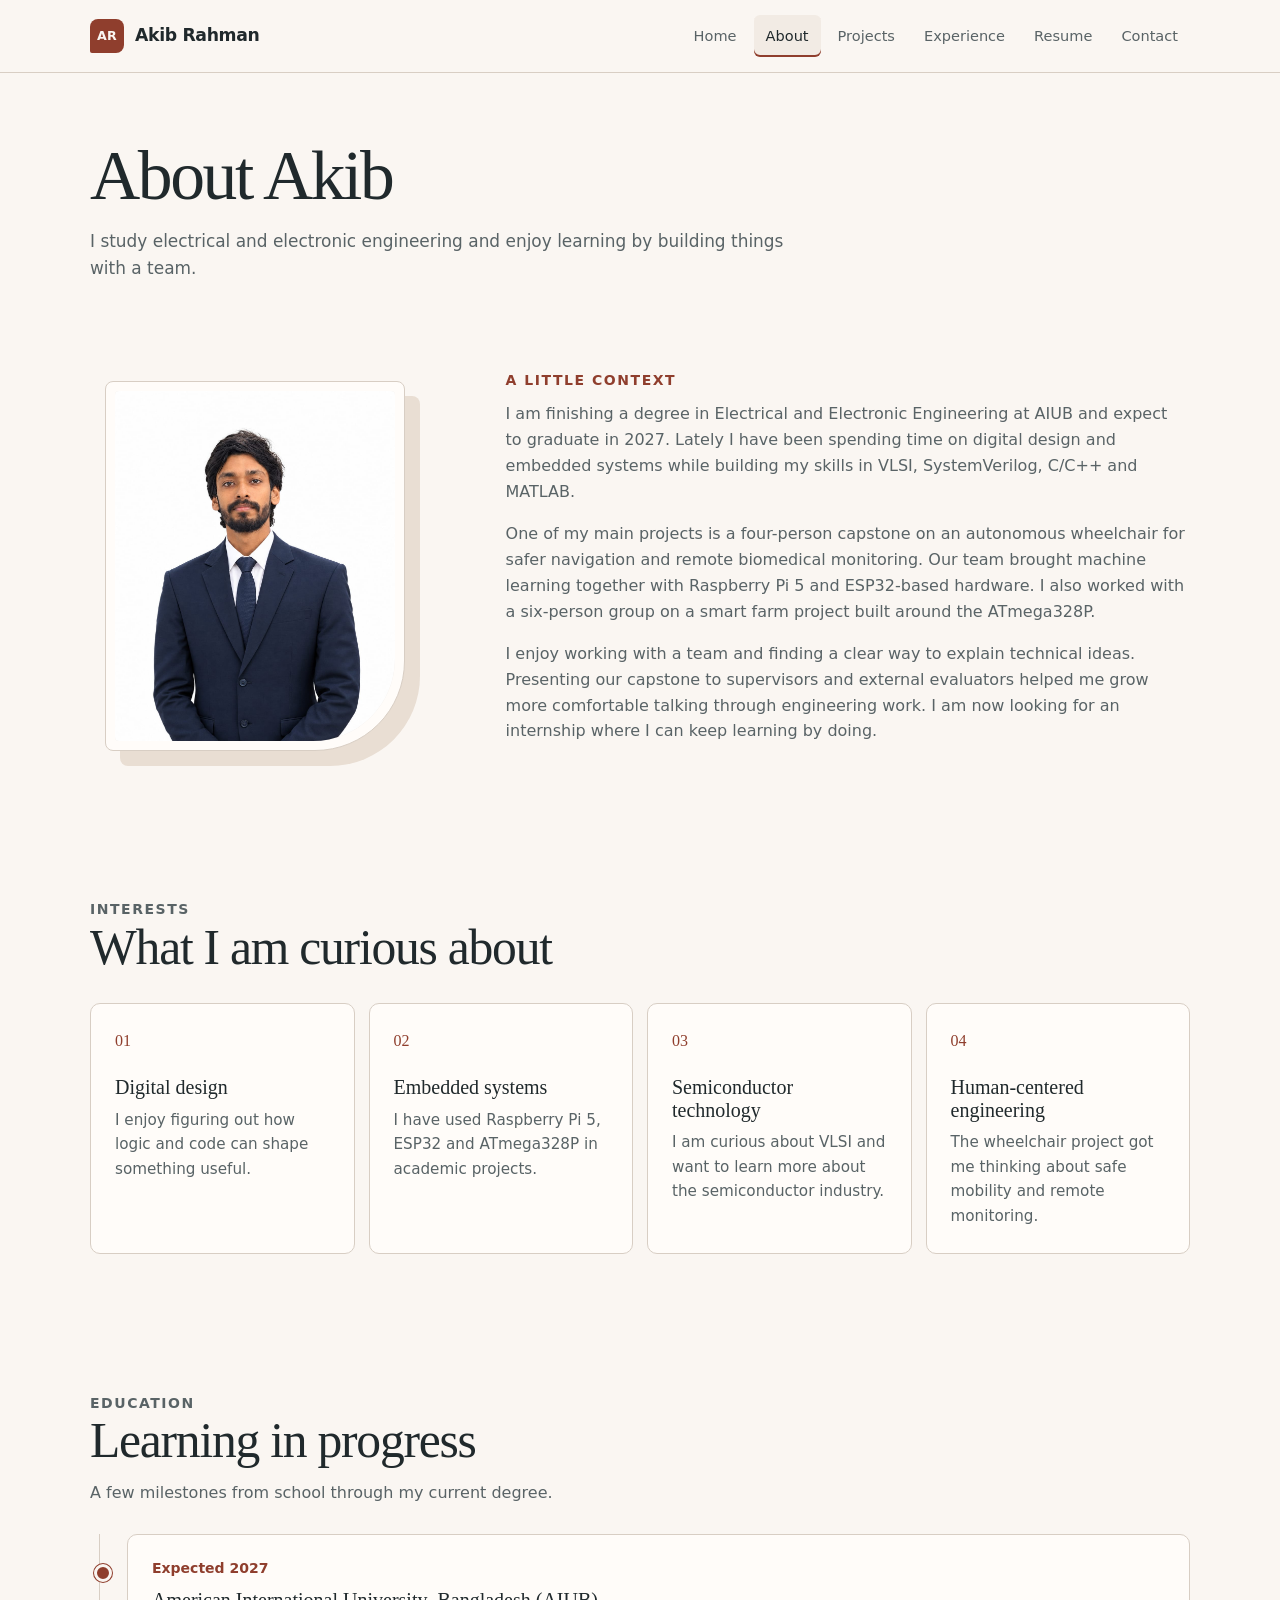
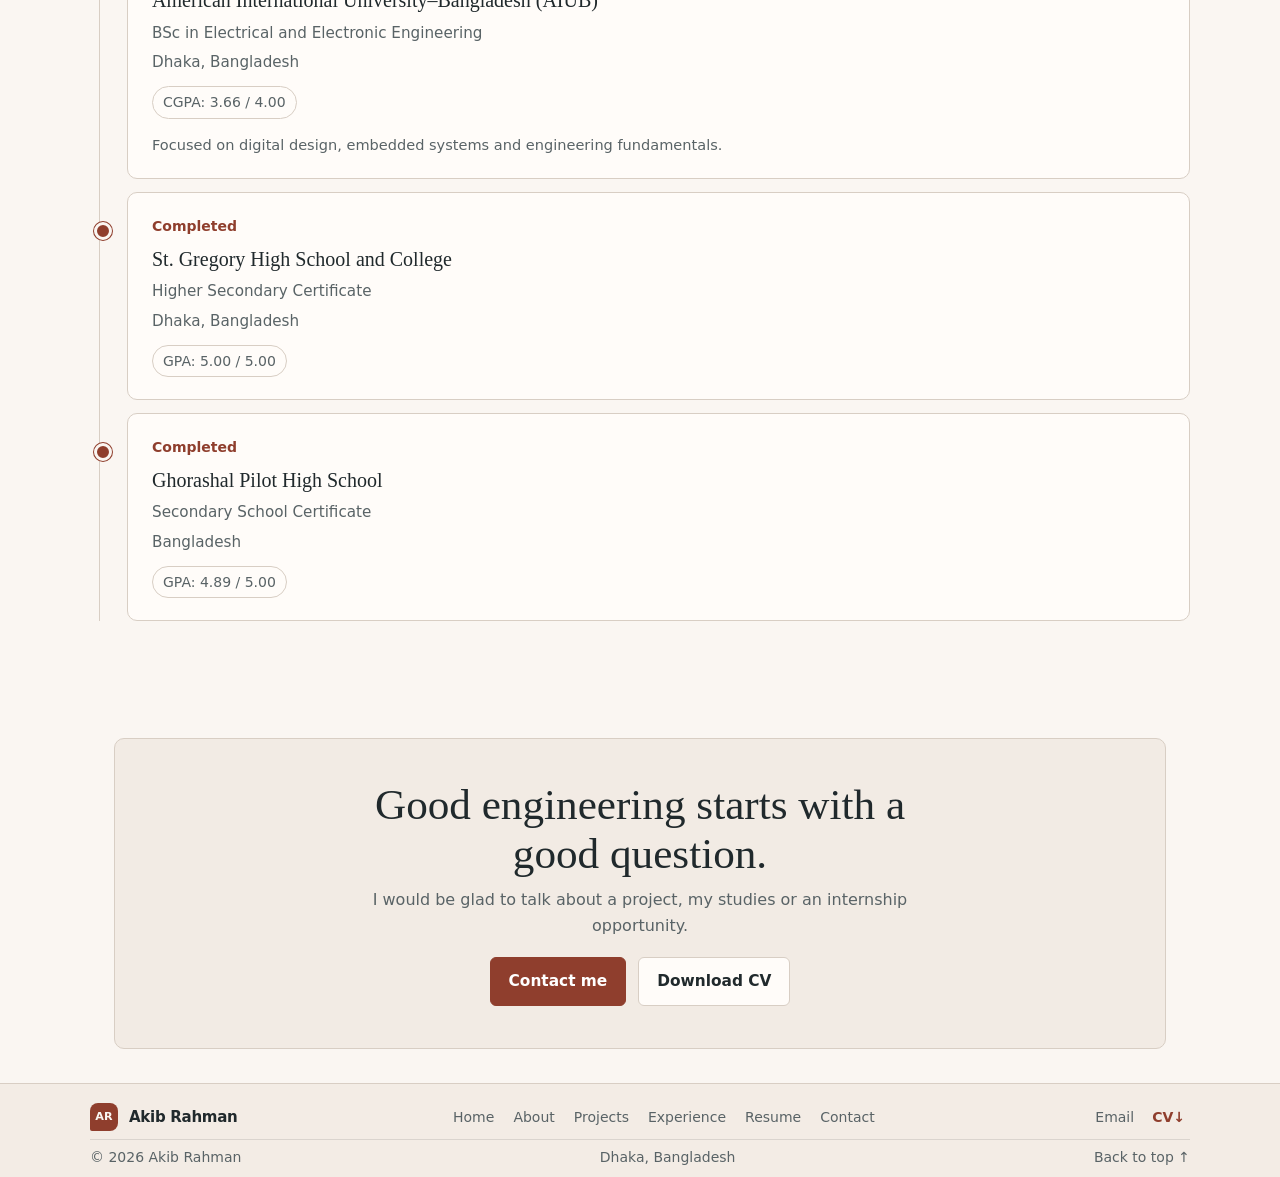
<file: about.html>
<!DOCTYPE html>
<html lang="en">
<head>
<meta charset="UTF-8">
<meta name="viewport" content="width=device-width, initial-scale=1">
<meta name="theme-color" content="#FAF6F2">
<title>About | Akib Rahman</title>
<meta name="description" content="E-portfolio of Akib Rahman, Final-year Electrical and Electronic Engineering student at AIUB.">
<link rel="icon" href="data:image/svg+xml,%3Csvg xmlns='http://www.w3.org/2000/svg' viewBox='0 0 32 32'%3E%3Crect x='3' y='3' width='26' height='26' rx='8' fill='%23B6573F'/%3E%3Ctext x='16' y='21' text-anchor='middle' font-family='Arial' font-size='13' font-weight='700' fill='%23FAF6F2'%3EAR%3C/text%3E%3C/svg%3E">
<link rel="stylesheet" href="style.css">
</head>
<body id="top">
<div id="progress"></div>
<header class="nav">
<div class="wrap nav-in">
<a class="logo" href="index.html"><span class="logo-mark">AR</span>Akib Rahman</a>
<input type="checkbox" id="menuToggle" class="menu-check" aria-label="Toggle navigation menu">
<label for="menuToggle" class="menu-btn"><span></span><span></span><span></span></label>
<nav id="menu">
<ul>
<li><a href="index.html">Home</a></li>
<li><a href="about.html" class="active">About</a></li>
<li><a href="projects.html">Projects</a></li>
<li><a href="experience.html">Experience</a></li>
<li><a href="resume.html">Resume</a></li>
<li><a href="contact.html">Contact</a></li>
</ul>
</nav>
</div>
</header>
<main>
<section class="wrap page-hero">
<h1>About Akib</h1>
<p>I study electrical and electronic engineering and enjoy learning by building things with a team.</p>
</section>
<section class="wrap section">
<div class="about">
<div class="photo-wrap about-photo"><div class="photo-frame"><img src="assets/akib-rahman.jpg" alt="Portrait of Akib Rahman" loading="lazy"></div></div>
<div class="about-copy"><p class="section-kicker">A little context</p><p>I am finishing a degree in Electrical and Electronic Engineering at AIUB and expect to graduate in 2027. Lately I have been spending time on digital design and embedded systems while building my skills in VLSI, SystemVerilog, C/C++ and MATLAB.</p><p>One of my main projects is a four-person capstone on an autonomous wheelchair for safer navigation and remote biomedical monitoring. Our team brought machine learning together with Raspberry Pi 5 and ESP32-based hardware. I also worked with a six-person group on a smart farm project built around the ATmega328P.</p><p>I enjoy working with a team and finding a clear way to explain technical ideas. Presenting our capstone to supervisors and external evaluators helped me grow more comfortable talking through engineering work. I am now looking for an internship where I can keep learning by doing.</p></div>
</div>
</section>
<section class="wrap section"><div class="section-head"><p class="section-kicker">Interests</p><h2>What I am curious about</h2></div><div class="grid">
<article class="card interest"><span class="interest-index">01</span><h3>Digital design</h3><p>I enjoy figuring out how logic and code can shape something useful.</p></article>
<article class="card interest"><span class="interest-index">02</span><h3>Embedded systems</h3><p>I have used Raspberry Pi 5, ESP32 and ATmega328P in academic projects.</p></article>
<article class="card interest"><span class="interest-index">03</span><h3>Semiconductor technology</h3><p>I am curious about VLSI and want to learn more about the semiconductor industry.</p></article>
<article class="card interest"><span class="interest-index">04</span><h3>Human-centered engineering</h3><p>The wheelchair project got me thinking about safe mobility and remote monitoring.</p></article>
</div></section>
<section class="wrap section"><div class="section-head"><p class="section-kicker">Education</p><h2>Learning in progress</h2><p>A few milestones from school through my current degree.</p></div><div class="timeline">
<article class="card t-item"><small>Expected 2027</small><h3>American International University–Bangladesh (AIUB)</h3><p>BSc in Electrical and Electronic Engineering</p><p>Dhaka, Bangladesh</p><span class="tag">CGPA: 3.66 / 4.00</span><p class="coursework">Focused on digital design, embedded systems and engineering fundamentals.</p></article>
<article class="card t-item"><small>Completed</small><h3>St. Gregory High School and College</h3><p>Higher Secondary Certificate</p><p>Dhaka, Bangladesh</p><span class="tag">GPA: 5.00 / 5.00</span></article>
<article class="card t-item"><small>Completed</small><h3>Ghorashal Pilot High School</h3><p>Secondary School Certificate</p><p>Bangladesh</p><span class="tag">GPA: 4.89 / 5.00</span></article>
</div></section>
<section class="wrap">
<div class="cta reveal">
<h2>Good engineering starts with a good question.</h2>
<p>I would be glad to talk about a project, my studies or an internship opportunity.</p>
<div class="btn-row"><a class="btn primary" href="contact.html">Contact me</a><a class="btn" href="assets/Akib_Rahman_CV.pdf" download>Download CV</a></div>
</div>
</section>
</main>
<footer class="footer">
<div class="wrap footer-inner">
<div class="footer-primary">
<a class="logo footer-logo" href="index.html"><span class="logo-mark">AR</span><span>Akib Rahman</span></a>
<nav class="footer-nav" aria-label="Footer navigation"><ul>
<li><a href="index.html">Home</a></li>
<li><a href="about.html">About</a></li>
<li><a href="projects.html">Projects</a></li>
<li><a href="experience.html">Experience</a></li>
<li><a href="resume.html">Resume</a></li>
<li><a href="contact.html">Contact</a></li>
</ul></nav>
<div class="footer-actions"><a href="mailto:akibrahman499@gmail.com">Email</a><a href="assets/Akib_Rahman_CV.pdf" download>CV <span aria-hidden="true">↓</span></a></div>
</div>
<div class="footer-bottom"><span>© 2026 Akib Rahman</span><span>Dhaka, Bangladesh</span><a class="to-top" href="#top">Back to top ↑</a></div>
</div>
</footer>
</body>
</html>
</file>
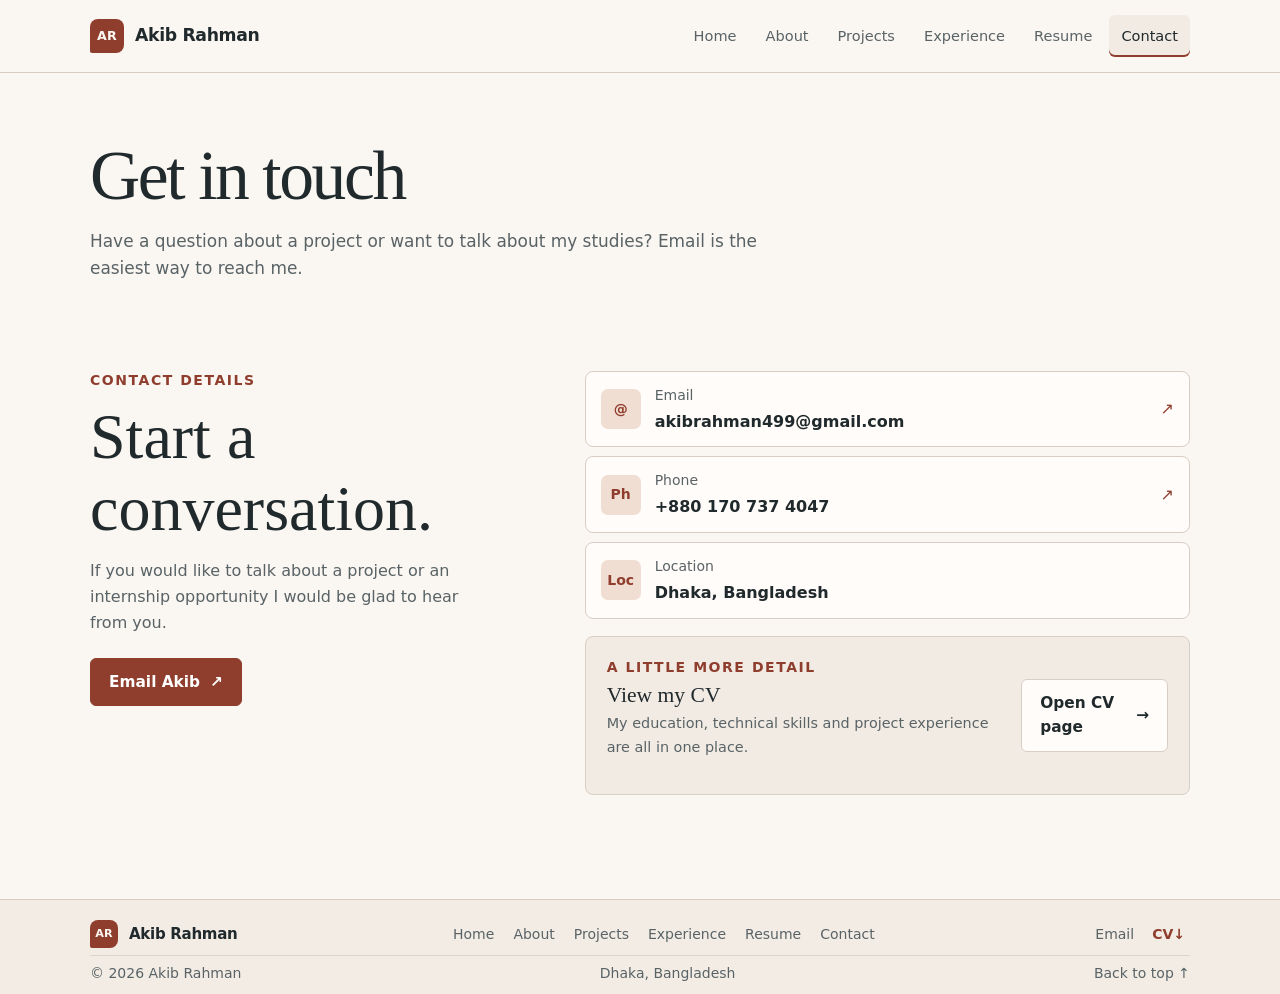
<file: contact.html>
<!DOCTYPE html>
<html lang="en">
<head>
<meta charset="UTF-8">
<meta name="viewport" content="width=device-width, initial-scale=1">
<meta name="theme-color" content="#FAF6F2">
<title>Contact | Akib Rahman</title>
<meta name="description" content="E-portfolio of Akib Rahman, Final-year Electrical and Electronic Engineering student at AIUB.">
<link rel="icon" href="data:image/svg+xml,%3Csvg xmlns='http://www.w3.org/2000/svg' viewBox='0 0 32 32'%3E%3Crect x='3' y='3' width='26' height='26' rx='8' fill='%23B6573F'/%3E%3Ctext x='16' y='21' text-anchor='middle' font-family='Arial' font-size='13' font-weight='700' fill='%23FAF6F2'%3EAR%3C/text%3E%3C/svg%3E">
<link rel="stylesheet" href="style.css">
</head>
<body id="top">
<div id="progress"></div>
<header class="nav">
<div class="wrap nav-in">
<a class="logo" href="index.html"><span class="logo-mark">AR</span>Akib Rahman</a>
<input type="checkbox" id="menuToggle" class="menu-check" aria-label="Toggle navigation menu">
<label for="menuToggle" class="menu-btn"><span></span><span></span><span></span></label>
<nav id="menu">
<ul>
<li><a href="index.html">Home</a></li>
<li><a href="about.html">About</a></li>
<li><a href="projects.html">Projects</a></li>
<li><a href="experience.html">Experience</a></li>
<li><a href="resume.html">Resume</a></li>
<li><a href="contact.html" class="active">Contact</a></li>
</ul>
</nav>
</div>
</header>
<main>
<section class="wrap page-hero">
<h1>Get in touch</h1>
<p>Have a question about a project or want to talk about my studies? Email is the easiest way to reach me.</p>
</section>
<section class="wrap section contact-section"><div class="contact-intro"><p class="section-kicker">Contact details</p><h2>Start a conversation.</h2><p>If you would like to talk about a project or an internship opportunity I would be glad to hear from you.</p><a class="btn primary" href="mailto:akibrahman499@gmail.com?subject=Hello%20Akib">Email Akib <span aria-hidden="true">↗</span></a></div>
<div class="contact-list">
<a class="info-link" href="mailto:akibrahman499@gmail.com"><span class="ico">@</span><span><small>Email</small><strong>akibrahman499@gmail.com</strong></span><span class="info-arrow">↗</span></a>
<a class="info-link" href="tel:+8801707374047"><span class="ico">Ph</span><span><small>Phone</small><strong>+880 170 737 4047</strong></span><span class="info-arrow">↗</span></a>
<div class="info-link"><span class="ico">Loc</span><span><small>Location</small><strong>Dhaka, Bangladesh</strong></span></div>
<div class="cv-card"><div><p class="section-kicker">A little more detail</p><h3>View my CV</h3><p>My education, technical skills and project experience are all in one place.</p></div><a class="btn" href="resume.html">Open CV page <span aria-hidden="true">→</span></a></div>
</div></section>
</main>
<footer class="footer">
<div class="wrap footer-inner">
<div class="footer-primary">
<a class="logo footer-logo" href="index.html"><span class="logo-mark">AR</span><span>Akib Rahman</span></a>
<nav class="footer-nav" aria-label="Footer navigation"><ul>
<li><a href="index.html">Home</a></li>
<li><a href="about.html">About</a></li>
<li><a href="projects.html">Projects</a></li>
<li><a href="experience.html">Experience</a></li>
<li><a href="resume.html">Resume</a></li>
<li><a href="contact.html">Contact</a></li>
</ul></nav>
<div class="footer-actions"><a href="mailto:akibrahman499@gmail.com">Email</a><a href="assets/Akib_Rahman_CV.pdf" download>CV <span aria-hidden="true">↓</span></a></div>
</div>
<div class="footer-bottom"><span>© 2026 Akib Rahman</span><span>Dhaka, Bangladesh</span><a class="to-top" href="#top">Back to top ↑</a></div>
</div>
</footer>
</body>
</html>
</file>
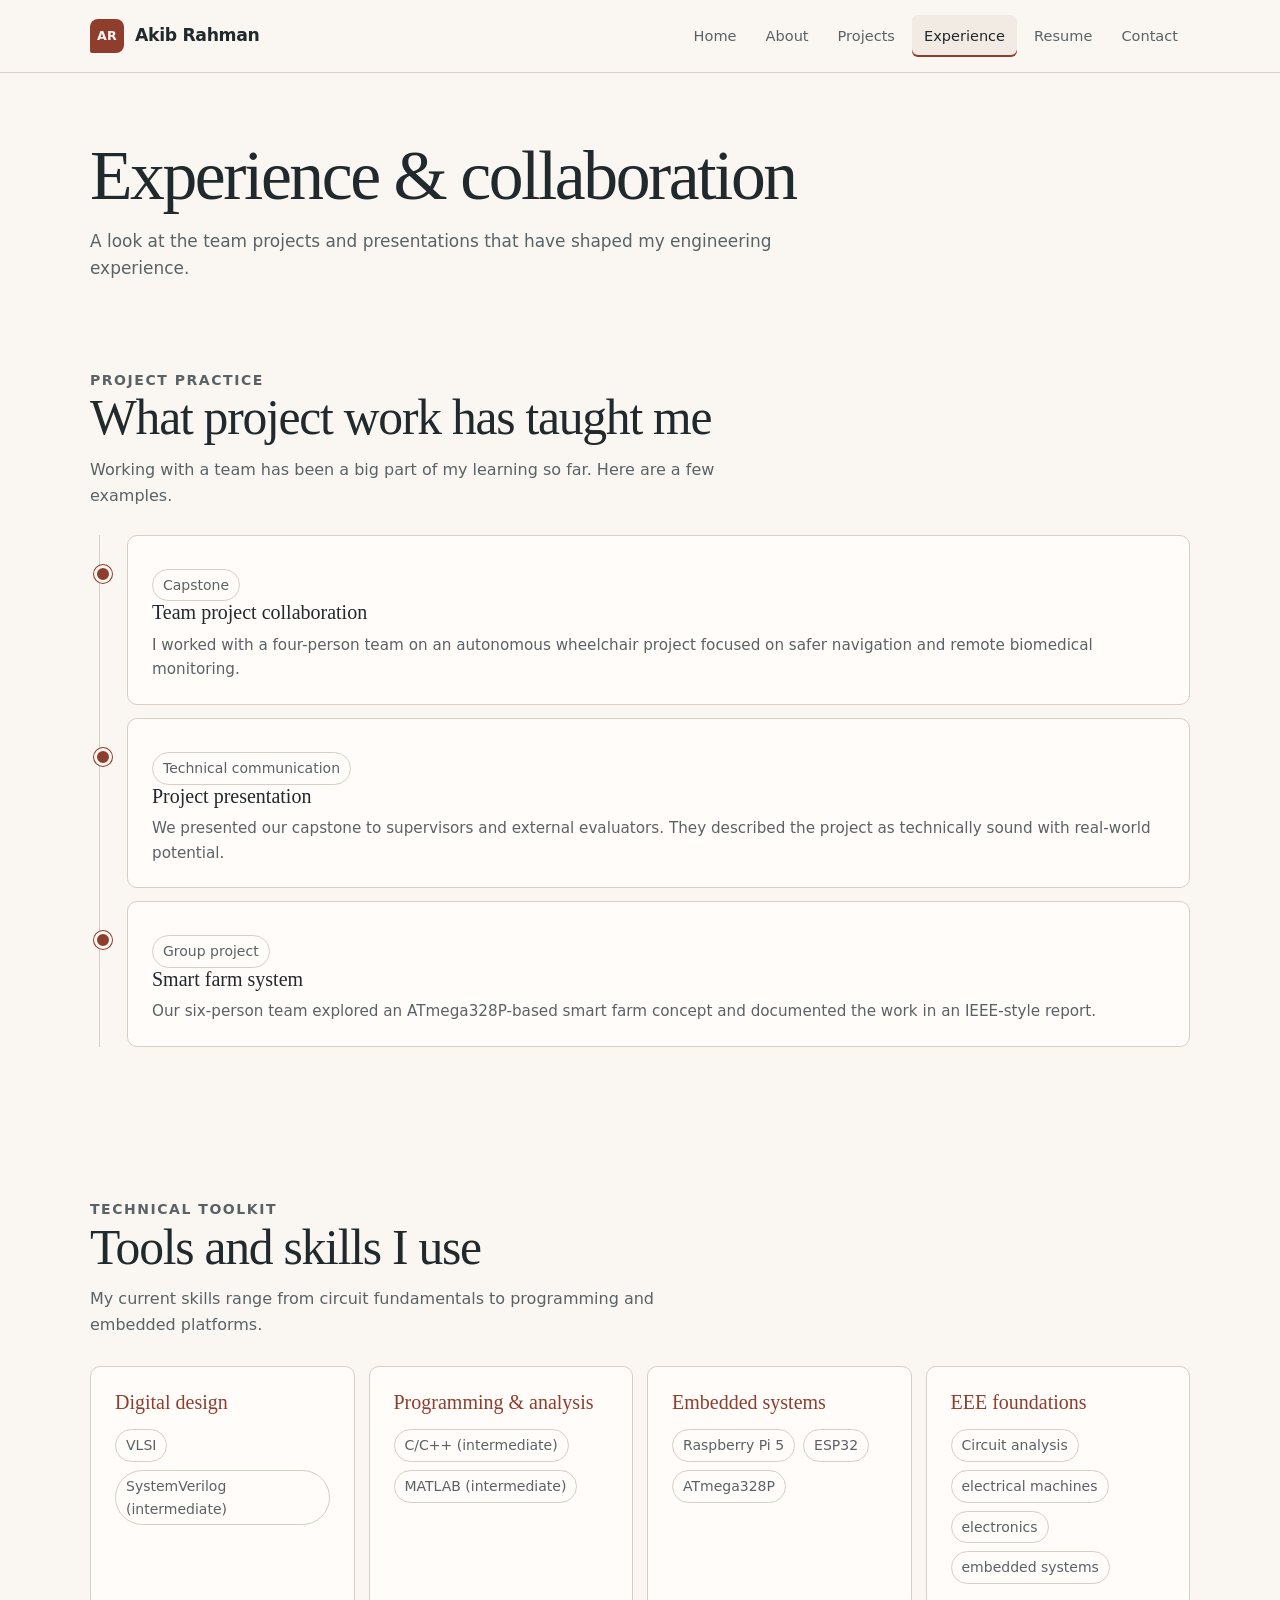
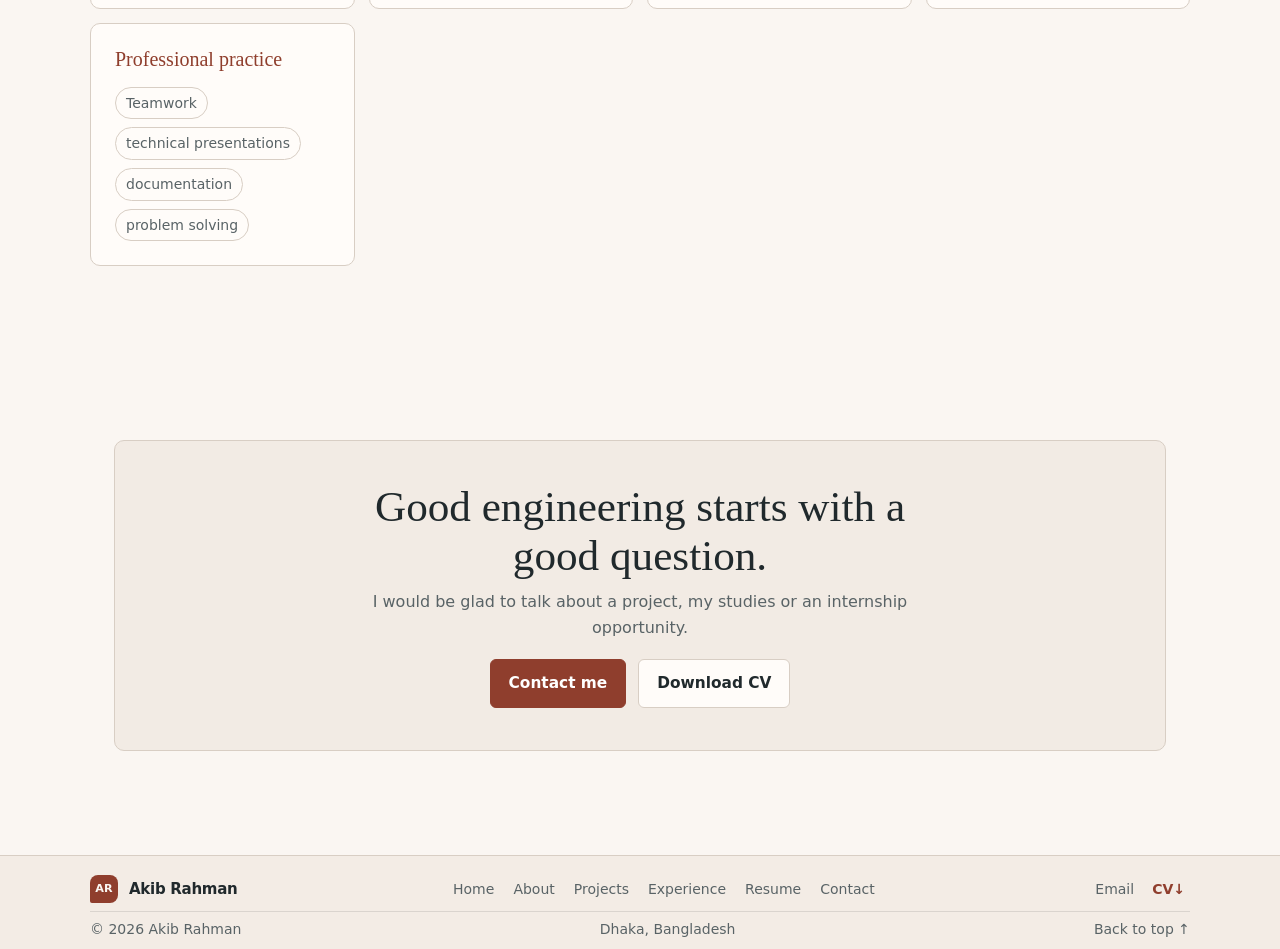
<file: experience.html>
<!DOCTYPE html>
<html lang="en">
<head>
<meta charset="UTF-8">
<meta name="viewport" content="width=device-width, initial-scale=1">
<meta name="theme-color" content="#FAF6F2">
<title>Experience | Akib Rahman</title>
<meta name="description" content="E-portfolio of Akib Rahman, Final-year Electrical and Electronic Engineering student at AIUB.">
<link rel="icon" href="data:image/svg+xml,%3Csvg xmlns='http://www.w3.org/2000/svg' viewBox='0 0 32 32'%3E%3Crect x='3' y='3' width='26' height='26' rx='8' fill='%23B6573F'/%3E%3Ctext x='16' y='21' text-anchor='middle' font-family='Arial' font-size='13' font-weight='700' fill='%23FAF6F2'%3EAR%3C/text%3E%3C/svg%3E">
<link rel="stylesheet" href="style.css">
</head>
<body id="top">
<div id="progress"></div>
<header class="nav">
<div class="wrap nav-in">
<a class="logo" href="index.html"><span class="logo-mark">AR</span>Akib Rahman</a>
<input type="checkbox" id="menuToggle" class="menu-check" aria-label="Toggle navigation menu">
<label for="menuToggle" class="menu-btn"><span></span><span></span><span></span></label>
<nav id="menu">
<ul>
<li><a href="index.html">Home</a></li>
<li><a href="about.html">About</a></li>
<li><a href="projects.html">Projects</a></li>
<li><a href="experience.html" class="active">Experience</a></li>
<li><a href="resume.html">Resume</a></li>
<li><a href="contact.html">Contact</a></li>
</ul>
</nav>
</div>
</header>
<main>
<section class="wrap page-hero">
<h1>Experience & collaboration</h1>
<p>A look at the team projects and presentations that have shaped my engineering experience.</p>
</section>
<section class="wrap section experience-layout"><div class="section-head"><p class="section-kicker">Project practice</p><h2>What project work has taught me</h2><p>Working with a team has been a big part of my learning so far. Here are a few examples.</p></div>
<div class="timeline">
<article class="card t-item"><span class="tag">Capstone</span><h3>Team project collaboration</h3><p>I worked with a four-person team on an autonomous wheelchair project focused on safer navigation and remote biomedical monitoring.</p></article>
<article class="card t-item"><span class="tag">Technical communication</span><h3>Project presentation</h3><p>We presented our capstone to supervisors and external evaluators. They described the project as technically sound with real-world potential.</p></article>
<article class="card t-item"><span class="tag">Group project</span><h3>Smart farm system</h3><p>Our six-person team explored an ATmega328P-based smart farm concept and documented the work in an IEEE-style report.</p></article>
</div></section>
<section class="wrap section"><div class="section-head"><p class="section-kicker">Technical toolkit</p><h2>Tools and skills I use</h2><p>My current skills range from circuit fundamentals to programming and embedded platforms.</p></div><div class="grid">
<article class="card skill-card"><h3>Digital design</h3><div class="tags"><span class="tag">VLSI</span><span class="tag">SystemVerilog (intermediate)</span></div></article>
<article class="card skill-card"><h3>Programming &amp; analysis</h3><div class="tags"><span class="tag">C/C++ (intermediate)</span><span class="tag">MATLAB (intermediate)</span></div></article>
<article class="card skill-card"><h3>Embedded systems</h3><div class="tags"><span class="tag">Raspberry Pi 5</span><span class="tag">ESP32</span><span class="tag">ATmega328P</span></div></article>
<article class="card skill-card"><h3>EEE foundations</h3><div class="tags"><span class="tag">Circuit analysis</span><span class="tag">electrical machines</span><span class="tag">electronics</span><span class="tag">embedded systems</span></div></article>
<article class="card skill-card"><h3>Professional practice</h3><div class="tags"><span class="tag">Teamwork</span><span class="tag">technical presentations</span><span class="tag">documentation</span><span class="tag">problem solving</span></div></article>
</div></section>
<div class="section">
<section class="wrap">
<div class="cta reveal">
<h2>Good engineering starts with a good question.</h2>
<p>I would be glad to talk about a project, my studies or an internship opportunity.</p>
<div class="btn-row"><a class="btn primary" href="contact.html">Contact me</a><a class="btn" href="assets/Akib_Rahman_CV.pdf" download>Download CV</a></div>
</div>
</section>
</div>
</main>
<footer class="footer">
<div class="wrap footer-inner">
<div class="footer-primary">
<a class="logo footer-logo" href="index.html"><span class="logo-mark">AR</span><span>Akib Rahman</span></a>
<nav class="footer-nav" aria-label="Footer navigation"><ul>
<li><a href="index.html">Home</a></li>
<li><a href="about.html">About</a></li>
<li><a href="projects.html">Projects</a></li>
<li><a href="experience.html">Experience</a></li>
<li><a href="resume.html">Resume</a></li>
<li><a href="contact.html">Contact</a></li>
</ul></nav>
<div class="footer-actions"><a href="mailto:akibrahman499@gmail.com">Email</a><a href="assets/Akib_Rahman_CV.pdf" download>CV <span aria-hidden="true">↓</span></a></div>
</div>
<div class="footer-bottom"><span>© 2026 Akib Rahman</span><span>Dhaka, Bangladesh</span><a class="to-top" href="#top">Back to top ↑</a></div>
</div>
</footer>
</body>
</html>
</file>
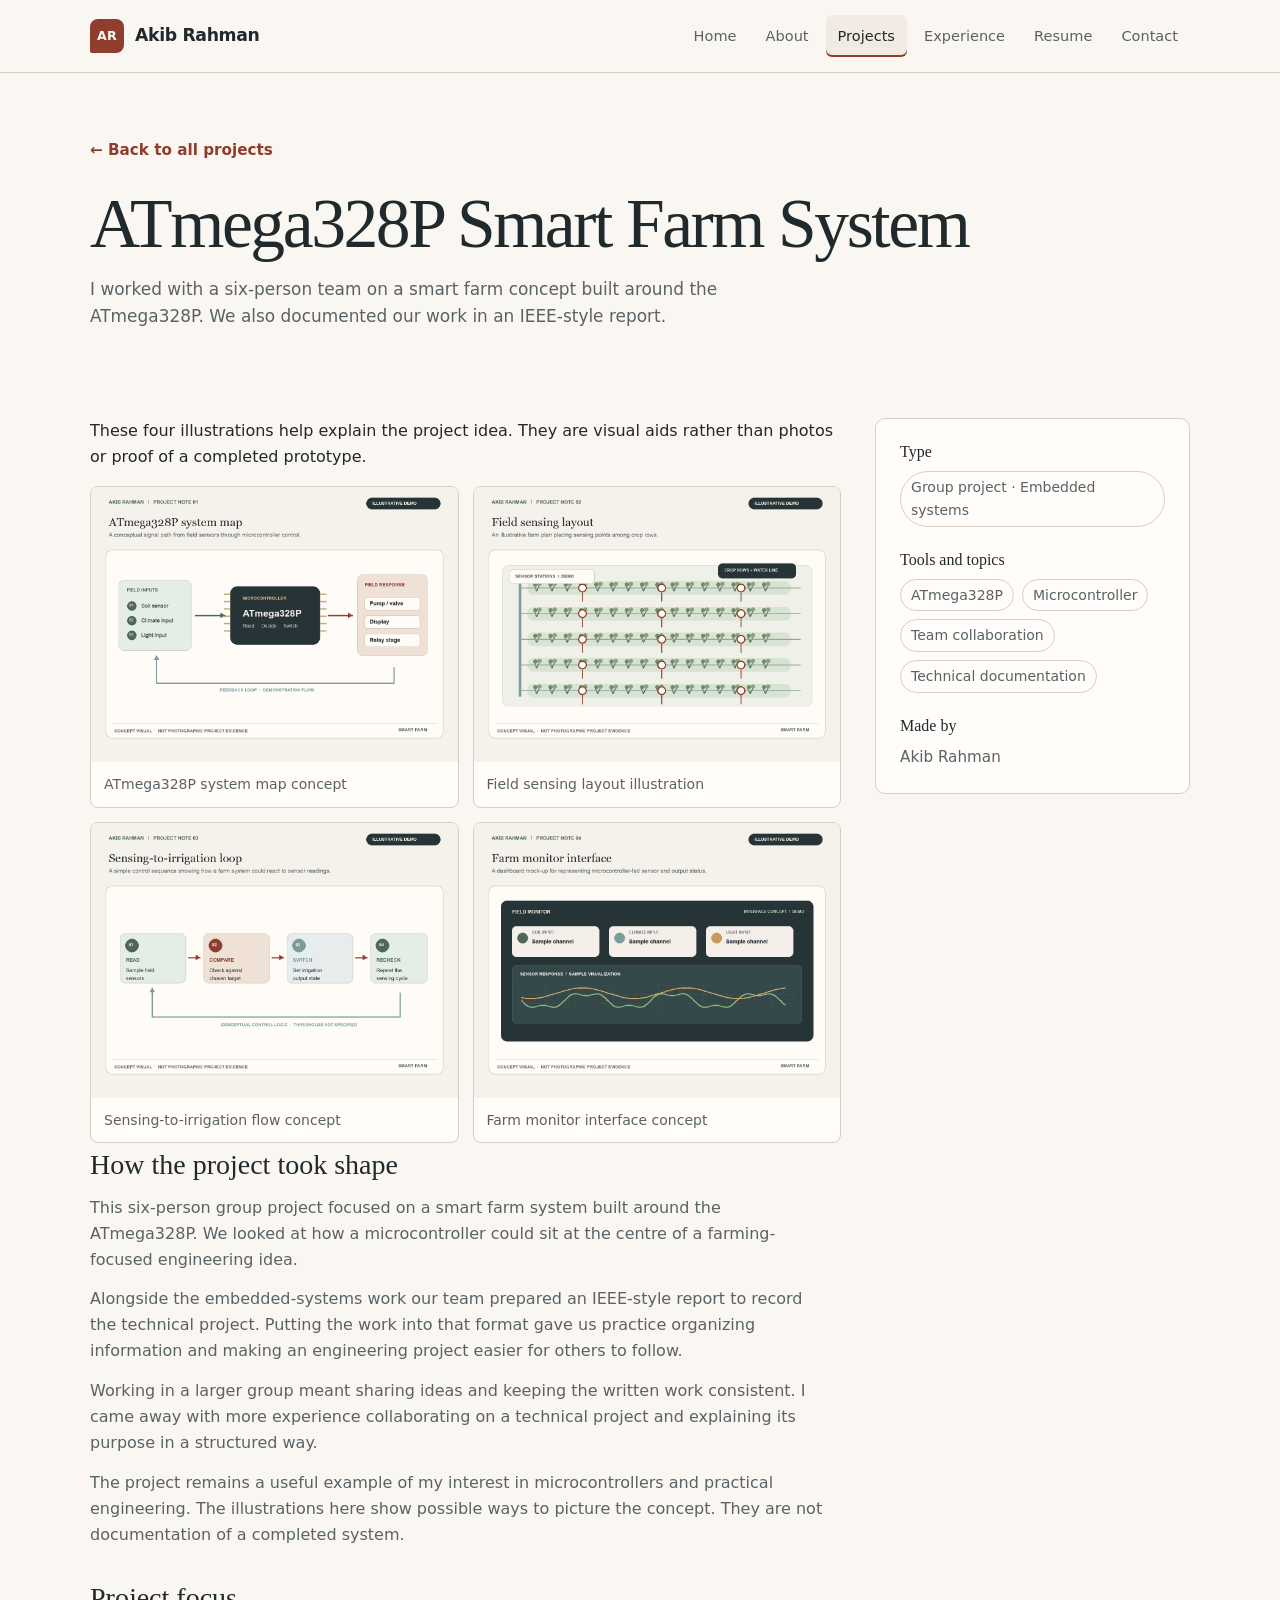
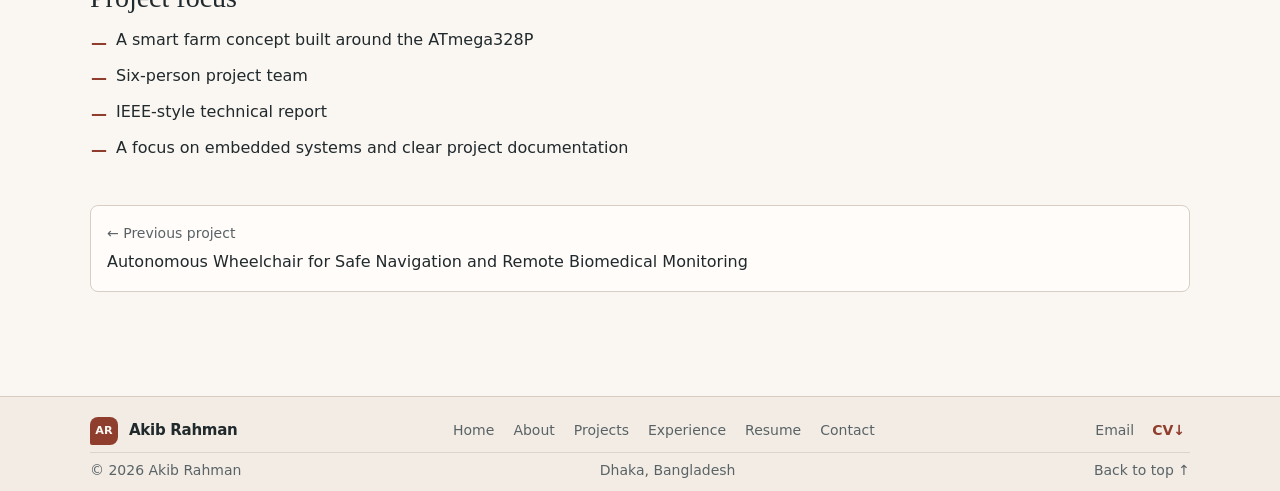
<file: project-atmega328p-smart-farm.html>
<!DOCTYPE html>
<html lang="en">
<head>
<meta charset="UTF-8">
<meta name="viewport" content="width=device-width, initial-scale=1">
<meta name="theme-color" content="#FAF6F2">
<title>ATmega328P Smart Farm System | Akib Rahman</title>
<meta name="description" content="E-portfolio of Akib Rahman, Final-year Electrical and Electronic Engineering student at AIUB.">
<link rel="icon" href="data:image/svg+xml,%3Csvg xmlns='http://www.w3.org/2000/svg' viewBox='0 0 32 32'%3E%3Crect x='3' y='3' width='26' height='26' rx='8' fill='%23B6573F'/%3E%3Ctext x='16' y='21' text-anchor='middle' font-family='Arial' font-size='13' font-weight='700' fill='%23FAF6F2'%3EAR%3C/text%3E%3C/svg%3E">
<link rel="stylesheet" href="style.css">
</head>
<body id="top">
<div id="progress"></div>
<header class="nav">
<div class="wrap nav-in">
<a class="logo" href="index.html"><span class="logo-mark">AR</span>Akib Rahman</a>
<input type="checkbox" id="menuToggle" class="menu-check" aria-label="Toggle navigation menu">
<label for="menuToggle" class="menu-btn"><span></span><span></span><span></span></label>
<nav id="menu">
<ul>
<li><a href="index.html">Home</a></li>
<li><a href="about.html">About</a></li>
<li><a href="projects.html" class="active">Projects</a></li>
<li><a href="experience.html">Experience</a></li>
<li><a href="resume.html">Resume</a></li>
<li><a href="contact.html">Contact</a></li>
</ul>
</nav>
</div>
</header>
<main>
<section class="wrap page-hero">
<a class="crumb" href="projects.html">&larr; Back to all projects</a>
<h1>ATmega328P Smart Farm System</h1>
<p>I worked with a six-person team on a smart farm concept built around the ATmega328P. We also documented our work in an IEEE-style report.</p>
</section>
<section class="wrap section">
<div class="detail">
<div>
<p class="image-note">These four illustrations help explain the project idea. They are visual aids rather than photos or proof of a completed prototype.</p>
<div class="gallery" id="gallery">
<figure><a href="#pic-0"><img src="projects/atmega328p-smart-farm/farm-demo-01.png" alt="ATmega328P system map concept" loading="eager"><figcaption>ATmega328P system map concept</figcaption></a></figure>
<figure><a href="#pic-1"><img src="projects/atmega328p-smart-farm/farm-demo-02.png" alt="Field sensing layout illustration" loading="eager"><figcaption>Field sensing layout illustration</figcaption></a></figure>
<figure><a href="#pic-2"><img src="projects/atmega328p-smart-farm/farm-demo-03.png" alt="Sensing-to-irrigation flow concept" loading="eager"><figcaption>Sensing-to-irrigation flow concept</figcaption></a></figure>
<figure><a href="#pic-3"><img src="projects/atmega328p-smart-farm/farm-demo-04.png" alt="Farm monitor interface concept" loading="eager"><figcaption>Farm monitor interface concept</figcaption></a></figure>
</div>
<a class="lightbox" id="pic-0" href="#gallery"><div><img src="projects/atmega328p-smart-farm/farm-demo-01.png" alt=""><p>ATmega328P system map concept</p></div></a>
<a class="lightbox" id="pic-1" href="#gallery"><div><img src="projects/atmega328p-smart-farm/farm-demo-02.png" alt=""><p>Field sensing layout illustration</p></div></a>
<a class="lightbox" id="pic-2" href="#gallery"><div><img src="projects/atmega328p-smart-farm/farm-demo-03.png" alt=""><p>Sensing-to-irrigation flow concept</p></div></a>
<a class="lightbox" id="pic-3" href="#gallery"><div><img src="projects/atmega328p-smart-farm/farm-demo-04.png" alt=""><p>Farm monitor interface concept</p></div></a>
<div class="text-block">
<h2>How the project took shape</h2>
<p>This six-person group project focused on a smart farm system built around the ATmega328P. We looked at how a microcontroller could sit at the centre of a farming-focused engineering idea.</p>
<p>Alongside the embedded-systems work our team prepared an IEEE-style report to record the technical project. Putting the work into that format gave us practice organizing information and making an engineering project easier for others to follow.</p>
<p>Working in a larger group meant sharing ideas and keeping the written work consistent. I came away with more experience collaborating on a technical project and explaining its purpose in a structured way.</p>
<p>The project remains a useful example of my interest in microcontrollers and practical engineering. The illustrations here show possible ways to picture the concept. They are not documentation of a completed system.</p>
<h2>Project focus</h2>
<ul class="check">
<li>A smart farm concept built around the ATmega328P</li>
<li>Six-person project team</li>
<li>IEEE-style technical report</li>
<li>A focus on embedded systems and clear project documentation</li>
</ul>
</div>
</div>
<aside class="card side-box reveal">
<h3>Type</h3>
<div class="tags"><span class="tag">Group project · Embedded systems</span></div>
<h3>Tools and topics</h3>
<div class="tags"><span class="tag">ATmega328P</span><span class="tag">Microcontroller</span><span class="tag">Team collaboration</span><span class="tag">Technical documentation</span></div>
<h3>Made by</h3>
<p>Akib Rahman</p>
</aside>
</div>
<nav class="pager" aria-label="Project navigation">
<a href="project-autonomous-wheelchair.html"><small>&larr; Previous project</small>Autonomous Wheelchair for Safe Navigation and Remote Biomedical Monitoring</a>
</nav>
</section>
</main>
<footer class="footer">
<div class="wrap footer-inner">
<div class="footer-primary">
<a class="logo footer-logo" href="index.html"><span class="logo-mark">AR</span><span>Akib Rahman</span></a>
<nav class="footer-nav" aria-label="Footer navigation"><ul>
<li><a href="index.html">Home</a></li>
<li><a href="about.html">About</a></li>
<li><a href="projects.html">Projects</a></li>
<li><a href="experience.html">Experience</a></li>
<li><a href="resume.html">Resume</a></li>
<li><a href="contact.html">Contact</a></li>
</ul></nav>
<div class="footer-actions"><a href="mailto:akibrahman499@gmail.com">Email</a><a href="assets/Akib_Rahman_CV.pdf" download>CV <span aria-hidden="true">↓</span></a></div>
</div>
<div class="footer-bottom"><span>© 2026 Akib Rahman</span><span>Dhaka, Bangladesh</span><a class="to-top" href="#top">Back to top ↑</a></div>
</div>
</footer>
</body>
</html>
</file>
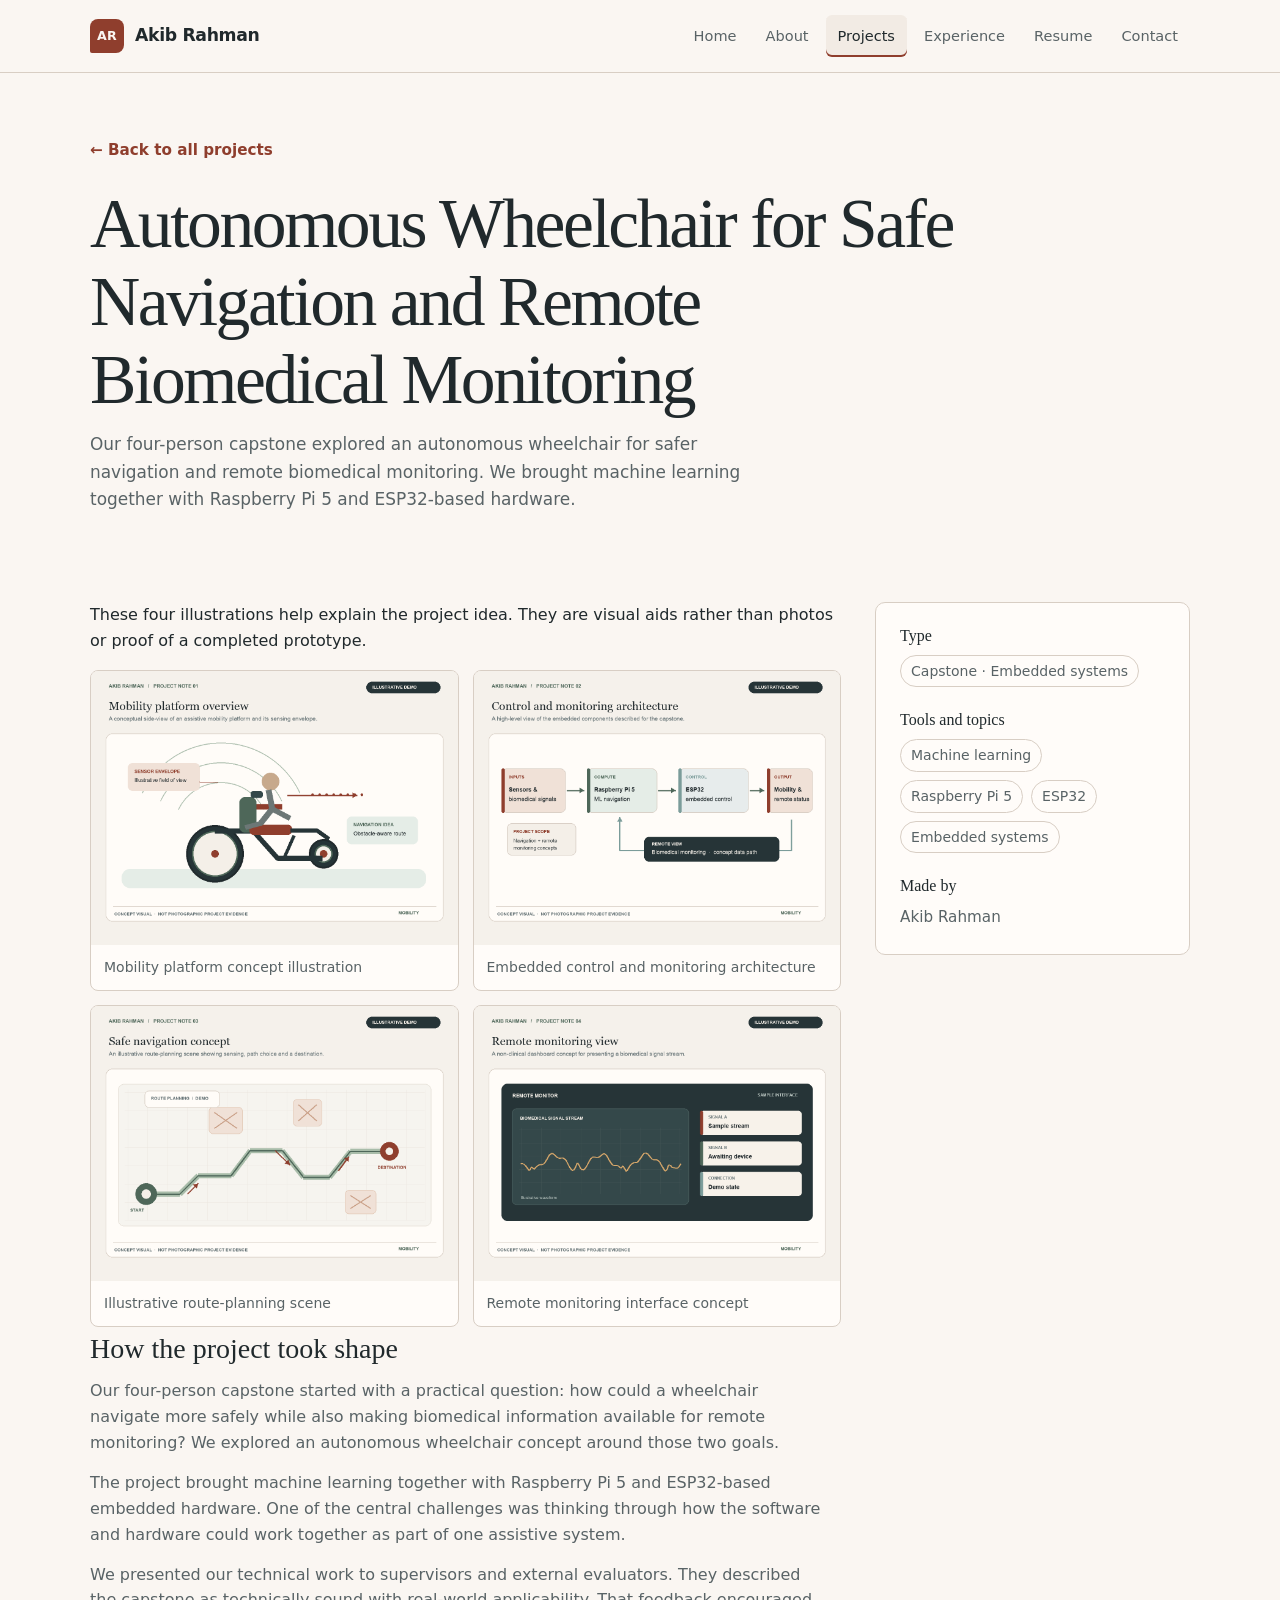
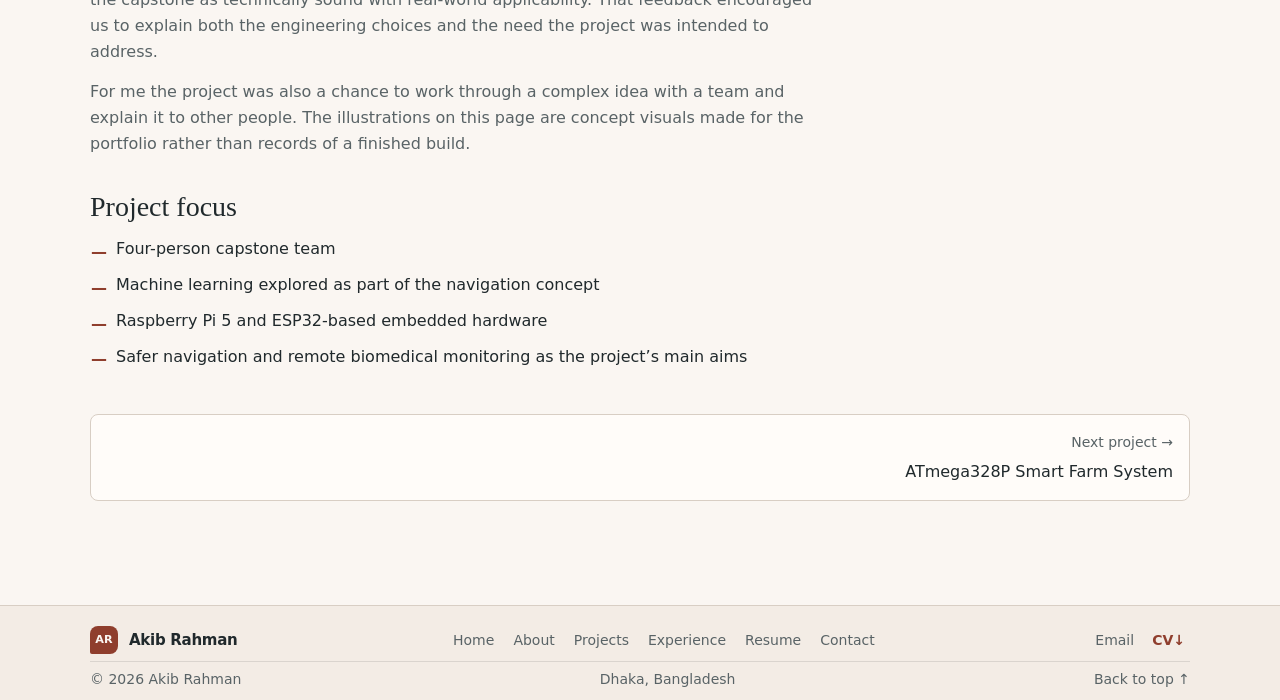
<file: project-autonomous-wheelchair.html>
<!DOCTYPE html>
<html lang="en">
<head>
<meta charset="UTF-8">
<meta name="viewport" content="width=device-width, initial-scale=1">
<meta name="theme-color" content="#FAF6F2">
<title>Autonomous Wheelchair for Safe Navigation and Remote Biomedical Monitoring | Akib Rahman</title>
<meta name="description" content="E-portfolio of Akib Rahman, Final-year Electrical and Electronic Engineering student at AIUB.">
<link rel="icon" href="data:image/svg+xml,%3Csvg xmlns='http://www.w3.org/2000/svg' viewBox='0 0 32 32'%3E%3Crect x='3' y='3' width='26' height='26' rx='8' fill='%23B6573F'/%3E%3Ctext x='16' y='21' text-anchor='middle' font-family='Arial' font-size='13' font-weight='700' fill='%23FAF6F2'%3EAR%3C/text%3E%3C/svg%3E">
<link rel="stylesheet" href="style.css">
</head>
<body id="top">
<div id="progress"></div>
<header class="nav">
<div class="wrap nav-in">
<a class="logo" href="index.html"><span class="logo-mark">AR</span>Akib Rahman</a>
<input type="checkbox" id="menuToggle" class="menu-check" aria-label="Toggle navigation menu">
<label for="menuToggle" class="menu-btn"><span></span><span></span><span></span></label>
<nav id="menu">
<ul>
<li><a href="index.html">Home</a></li>
<li><a href="about.html">About</a></li>
<li><a href="projects.html" class="active">Projects</a></li>
<li><a href="experience.html">Experience</a></li>
<li><a href="resume.html">Resume</a></li>
<li><a href="contact.html">Contact</a></li>
</ul>
</nav>
</div>
</header>
<main>
<section class="wrap page-hero">
<a class="crumb" href="projects.html">&larr; Back to all projects</a>
<h1>Autonomous Wheelchair for Safe Navigation and Remote Biomedical Monitoring</h1>
<p>Our four-person capstone explored an autonomous wheelchair for safer navigation and remote biomedical monitoring. We brought machine learning together with Raspberry Pi 5 and ESP32-based hardware.</p>
</section>
<section class="wrap section">
<div class="detail">
<div>
<p class="image-note">These four illustrations help explain the project idea. They are visual aids rather than photos or proof of a completed prototype.</p>
<div class="gallery" id="gallery">
<figure><a href="#pic-0"><img src="projects/autonomous-wheelchair/wheelchair-demo-01.png" alt="Mobility platform concept illustration" loading="eager"><figcaption>Mobility platform concept illustration</figcaption></a></figure>
<figure><a href="#pic-1"><img src="projects/autonomous-wheelchair/wheelchair-demo-02.png" alt="Embedded control and monitoring architecture" loading="eager"><figcaption>Embedded control and monitoring architecture</figcaption></a></figure>
<figure><a href="#pic-2"><img src="projects/autonomous-wheelchair/wheelchair-demo-03.png" alt="Illustrative route-planning scene" loading="eager"><figcaption>Illustrative route-planning scene</figcaption></a></figure>
<figure><a href="#pic-3"><img src="projects/autonomous-wheelchair/wheelchair-demo-04.png" alt="Remote monitoring interface concept" loading="eager"><figcaption>Remote monitoring interface concept</figcaption></a></figure>
</div>
<a class="lightbox" id="pic-0" href="#gallery"><div><img src="projects/autonomous-wheelchair/wheelchair-demo-01.png" alt=""><p>Mobility platform concept illustration</p></div></a>
<a class="lightbox" id="pic-1" href="#gallery"><div><img src="projects/autonomous-wheelchair/wheelchair-demo-02.png" alt=""><p>Embedded control and monitoring architecture</p></div></a>
<a class="lightbox" id="pic-2" href="#gallery"><div><img src="projects/autonomous-wheelchair/wheelchair-demo-03.png" alt=""><p>Illustrative route-planning scene</p></div></a>
<a class="lightbox" id="pic-3" href="#gallery"><div><img src="projects/autonomous-wheelchair/wheelchair-demo-04.png" alt=""><p>Remote monitoring interface concept</p></div></a>
<div class="text-block">
<h2>How the project took shape</h2>
<p>Our four-person capstone started with a practical question: how could a wheelchair navigate more safely while also making biomedical information available for remote monitoring? We explored an autonomous wheelchair concept around those two goals.</p>
<p>The project brought machine learning together with Raspberry Pi 5 and ESP32-based embedded hardware. One of the central challenges was thinking through how the software and hardware could work together as part of one assistive system.</p>
<p>We presented our technical work to supervisors and external evaluators. They described the capstone as technically sound with real-world applicability. That feedback encouraged us to explain both the engineering choices and the need the project was intended to address.</p>
<p>For me the project was also a chance to work through a complex idea with a team and explain it to other people. The illustrations on this page are concept visuals made for the portfolio rather than records of a finished build.</p>
<h2>Project focus</h2>
<ul class="check">
<li>Four-person capstone team</li>
<li>Machine learning explored as part of the navigation concept</li>
<li>Raspberry Pi 5 and ESP32-based embedded hardware</li>
<li>Safer navigation and remote biomedical monitoring as the project’s main aims</li>
</ul>
</div>
</div>
<aside class="card side-box reveal">
<h3>Type</h3>
<div class="tags"><span class="tag">Capstone · Embedded systems</span></div>
<h3>Tools and topics</h3>
<div class="tags"><span class="tag">Machine learning</span><span class="tag">Raspberry Pi 5</span><span class="tag">ESP32</span><span class="tag">Embedded systems</span></div>
<h3>Made by</h3>
<p>Akib Rahman</p>
</aside>
</div>
<nav class="pager" aria-label="Project navigation">
<a class="next" href="project-atmega328p-smart-farm.html"><small>Next project &rarr;</small>ATmega328P Smart Farm System</a>
</nav>
</section>
</main>
<footer class="footer">
<div class="wrap footer-inner">
<div class="footer-primary">
<a class="logo footer-logo" href="index.html"><span class="logo-mark">AR</span><span>Akib Rahman</span></a>
<nav class="footer-nav" aria-label="Footer navigation"><ul>
<li><a href="index.html">Home</a></li>
<li><a href="about.html">About</a></li>
<li><a href="projects.html">Projects</a></li>
<li><a href="experience.html">Experience</a></li>
<li><a href="resume.html">Resume</a></li>
<li><a href="contact.html">Contact</a></li>
</ul></nav>
<div class="footer-actions"><a href="mailto:akibrahman499@gmail.com">Email</a><a href="assets/Akib_Rahman_CV.pdf" download>CV <span aria-hidden="true">↓</span></a></div>
</div>
<div class="footer-bottom"><span>© 2026 Akib Rahman</span><span>Dhaka, Bangladesh</span><a class="to-top" href="#top">Back to top ↑</a></div>
</div>
</footer>
</body>
</html>
</file>
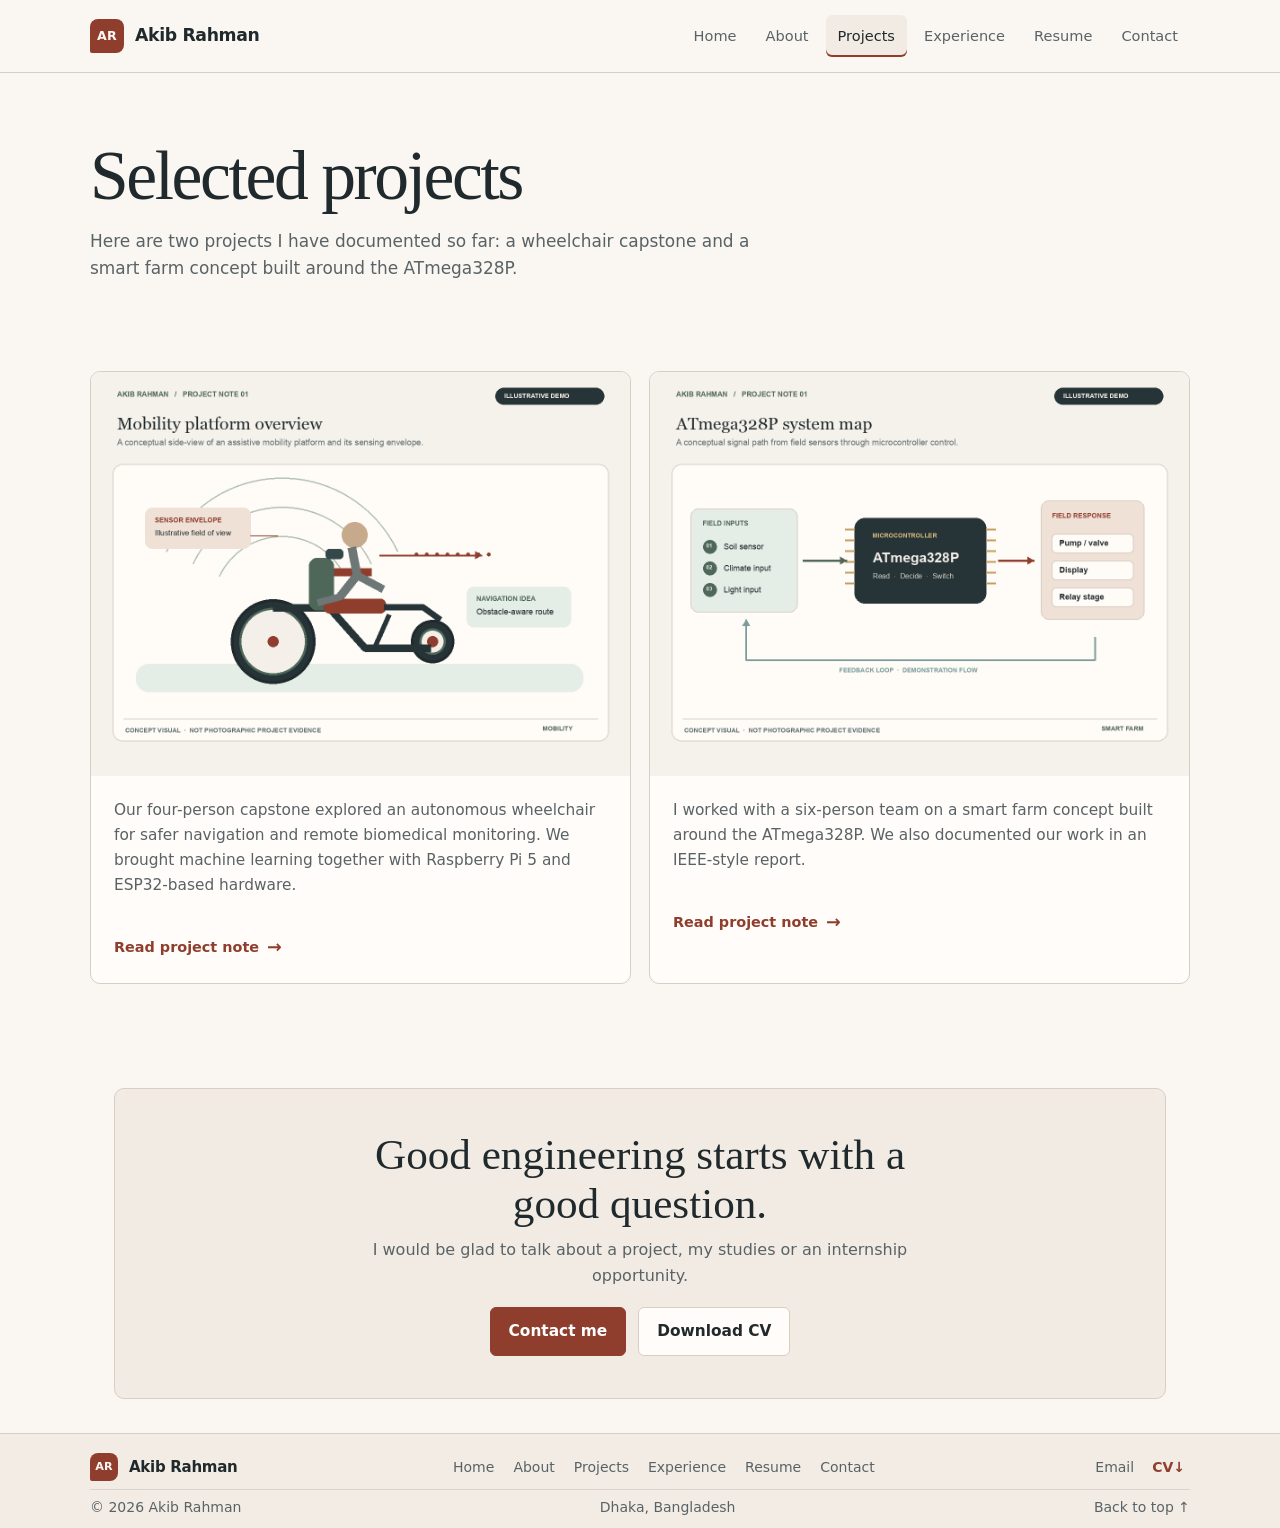
<file: projects.html>
<!DOCTYPE html>
<html lang="en">
<head>
<meta charset="UTF-8">
<meta name="viewport" content="width=device-width, initial-scale=1">
<meta name="theme-color" content="#FAF6F2">
<title>Projects | Akib Rahman</title>
<meta name="description" content="E-portfolio of Akib Rahman, Final-year Electrical and Electronic Engineering student at AIUB.">
<link rel="icon" href="data:image/svg+xml,%3Csvg xmlns='http://www.w3.org/2000/svg' viewBox='0 0 32 32'%3E%3Crect x='3' y='3' width='26' height='26' rx='8' fill='%23B6573F'/%3E%3Ctext x='16' y='21' text-anchor='middle' font-family='Arial' font-size='13' font-weight='700' fill='%23FAF6F2'%3EAR%3C/text%3E%3C/svg%3E">
<link rel="stylesheet" href="style.css">
</head>
<body id="top">
<div id="progress"></div>
<header class="nav">
<div class="wrap nav-in">
<a class="logo" href="index.html"><span class="logo-mark">AR</span>Akib Rahman</a>
<input type="checkbox" id="menuToggle" class="menu-check" aria-label="Toggle navigation menu">
<label for="menuToggle" class="menu-btn"><span></span><span></span><span></span></label>
<nav id="menu">
<ul>
<li><a href="index.html">Home</a></li>
<li><a href="about.html">About</a></li>
<li><a href="projects.html" class="active">Projects</a></li>
<li><a href="experience.html">Experience</a></li>
<li><a href="resume.html">Resume</a></li>
<li><a href="contact.html">Contact</a></li>
</ul>
</nav>
</div>
</header>
<main>
<section class="wrap page-hero">
<h1>Selected projects</h1>
<p>Here are two projects I have documented so far: a wheelchair capstone and a smart farm concept built around the ATmega328P.</p>
</section>
<section class="wrap section">
<div class="projects-grid">
<a class="tile" href="project-autonomous-wheelchair.html">
<div class="tile-img"><img src="projects/autonomous-wheelchair/wheelchair-demo-01.png" alt="Autonomous Wheelchair for Safe Navigation and Remote Biomedical Monitoring" loading="eager"></div>
<div class="tile-body"><p>Our four-person capstone explored an autonomous wheelchair for safer navigation and remote biomedical monitoring. We brought machine learning together with Raspberry Pi 5 and ESP32-based hardware.</p><span class="more">Read project note <b aria-hidden="true">→</b></span></div>
</a>
<a class="tile" href="project-atmega328p-smart-farm.html">
<div class="tile-img"><img src="projects/atmega328p-smart-farm/farm-demo-01.png" alt="ATmega328P Smart Farm System" loading="eager"></div>
<div class="tile-body"><p>I worked with a six-person team on a smart farm concept built around the ATmega328P. We also documented our work in an IEEE-style report.</p><span class="more">Read project note <b aria-hidden="true">→</b></span></div>
</a>
</div>
</section>
<section class="wrap">
<div class="cta reveal">
<h2>Good engineering starts with a good question.</h2>
<p>I would be glad to talk about a project, my studies or an internship opportunity.</p>
<div class="btn-row"><a class="btn primary" href="contact.html">Contact me</a><a class="btn" href="assets/Akib_Rahman_CV.pdf" download>Download CV</a></div>
</div>
</section>
</main>
<footer class="footer">
<div class="wrap footer-inner">
<div class="footer-primary">
<a class="logo footer-logo" href="index.html"><span class="logo-mark">AR</span><span>Akib Rahman</span></a>
<nav class="footer-nav" aria-label="Footer navigation"><ul>
<li><a href="index.html">Home</a></li>
<li><a href="about.html">About</a></li>
<li><a href="projects.html">Projects</a></li>
<li><a href="experience.html">Experience</a></li>
<li><a href="resume.html">Resume</a></li>
<li><a href="contact.html">Contact</a></li>
</ul></nav>
<div class="footer-actions"><a href="mailto:akibrahman499@gmail.com">Email</a><a href="assets/Akib_Rahman_CV.pdf" download>CV <span aria-hidden="true">↓</span></a></div>
</div>
<div class="footer-bottom"><span>© 2026 Akib Rahman</span><span>Dhaka, Bangladesh</span><a class="to-top" href="#top">Back to top ↑</a></div>
</div>
</footer>
</body>
</html>
</file>
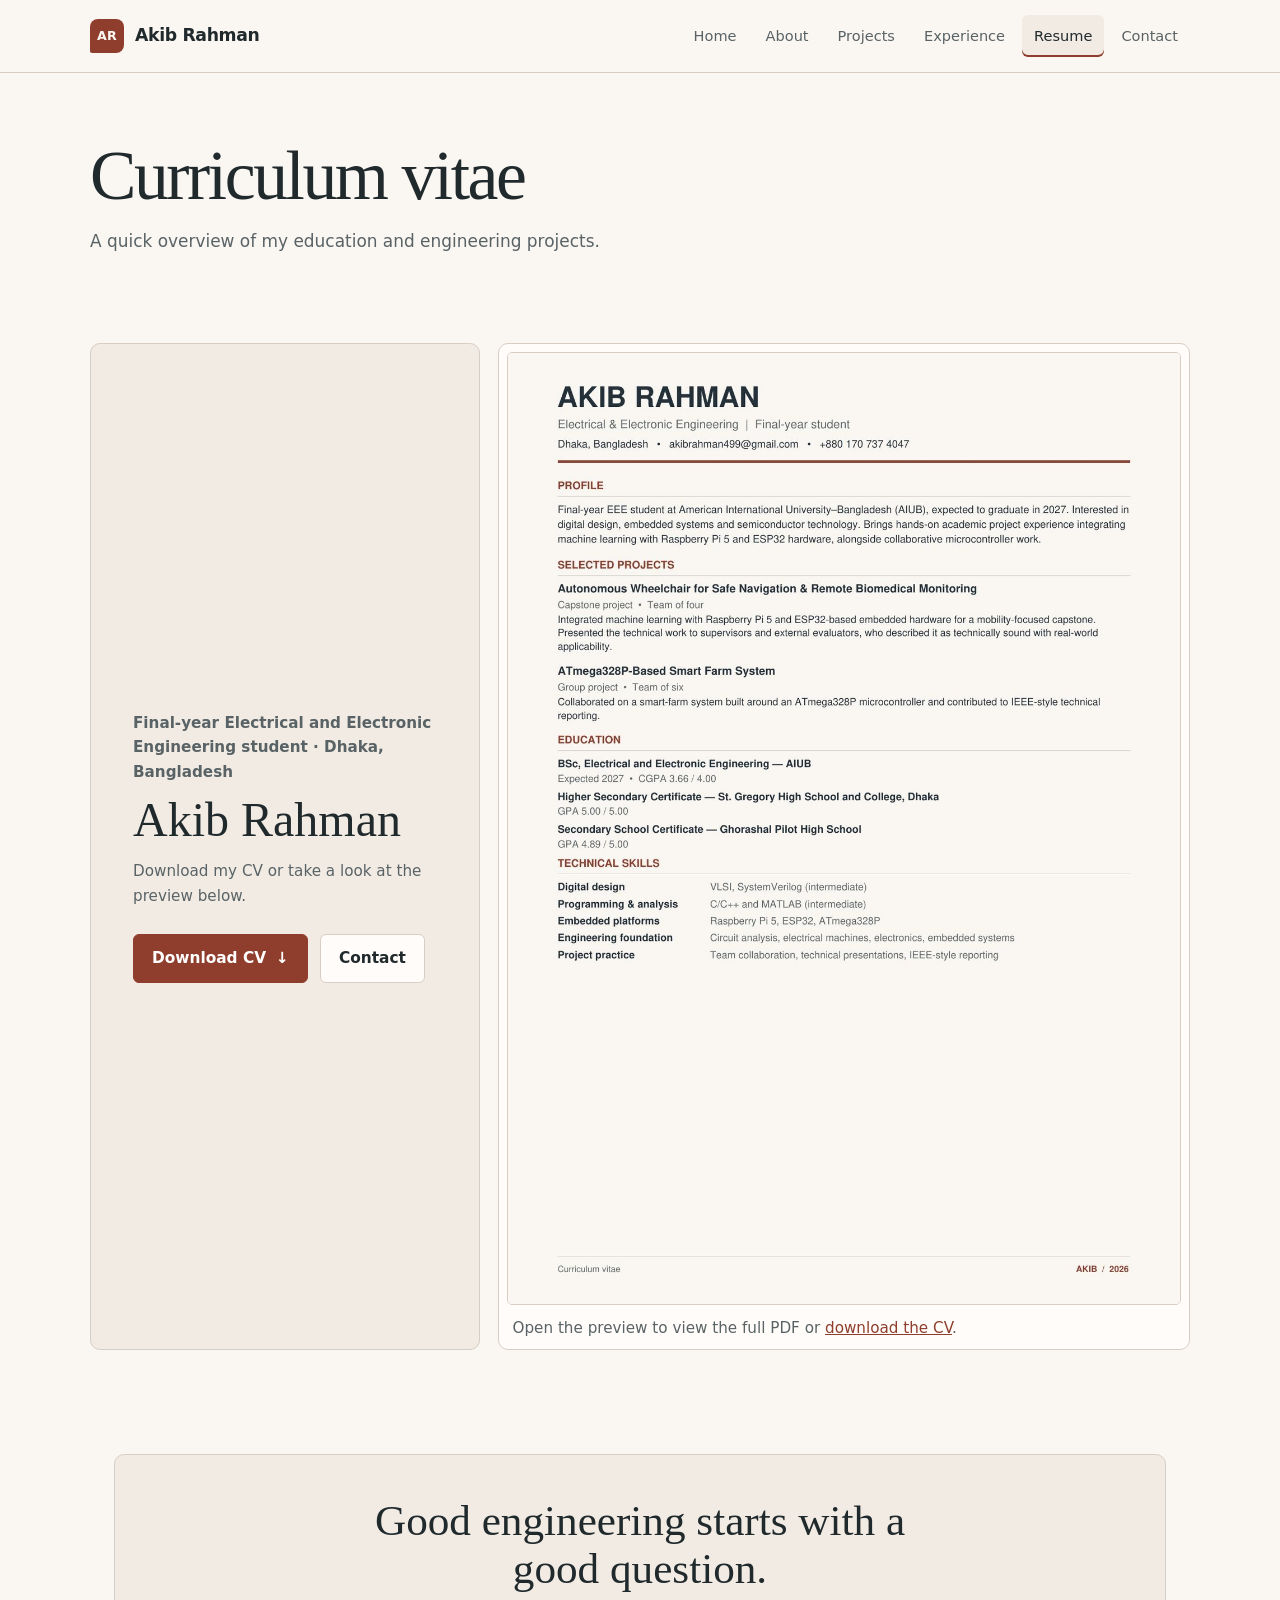
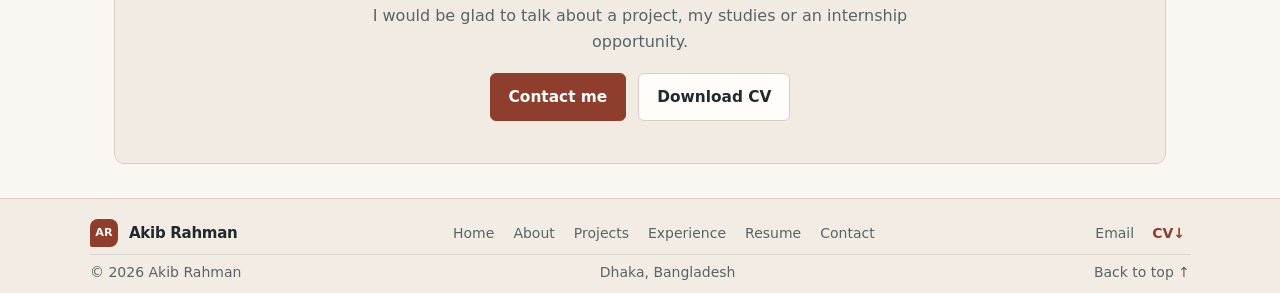
<file: resume.html>
<!DOCTYPE html>
<html lang="en">
<head>
<meta charset="UTF-8">
<meta name="viewport" content="width=device-width, initial-scale=1">
<meta name="theme-color" content="#FAF6F2">
<title>Resume | Akib Rahman</title>
<meta name="description" content="E-portfolio of Akib Rahman, Final-year Electrical and Electronic Engineering student at AIUB.">
<link rel="icon" href="data:image/svg+xml,%3Csvg xmlns='http://www.w3.org/2000/svg' viewBox='0 0 32 32'%3E%3Crect x='3' y='3' width='26' height='26' rx='8' fill='%23B6573F'/%3E%3Ctext x='16' y='21' text-anchor='middle' font-family='Arial' font-size='13' font-weight='700' fill='%23FAF6F2'%3EAR%3C/text%3E%3C/svg%3E">
<link rel="stylesheet" href="style.css">
</head>
<body id="top">
<div id="progress"></div>
<header class="nav">
<div class="wrap nav-in">
<a class="logo" href="index.html"><span class="logo-mark">AR</span>Akib Rahman</a>
<input type="checkbox" id="menuToggle" class="menu-check" aria-label="Toggle navigation menu">
<label for="menuToggle" class="menu-btn"><span></span><span></span><span></span></label>
<nav id="menu">
<ul>
<li><a href="index.html">Home</a></li>
<li><a href="about.html">About</a></li>
<li><a href="projects.html">Projects</a></li>
<li><a href="experience.html">Experience</a></li>
<li><a href="resume.html" class="active">Resume</a></li>
<li><a href="contact.html">Contact</a></li>
</ul>
</nav>
</div>
</header>
<main>
<section class="wrap page-hero">
<h1>Curriculum vitae</h1>
<p>A quick overview of my education and engineering projects.</p>
</section>
<section class="wrap section resume-layout">
<div class="card resume-copy"><p class="resume-kicker">Final-year Electrical and Electronic Engineering student · Dhaka, Bangladesh</p><h2>Akib Rahman</h2><p>Download my CV or take a look at the preview below.</p><div class="resume-actions btn-row"><a class="btn primary" href="assets/Akib_Rahman_CV.pdf" download>Download CV <span aria-hidden="true">↓</span></a><a class="btn" href="contact.html">Contact</a></div></div>
<div class="card resume-viewer"><a class="resume-preview-link" href="assets/Akib_Rahman_CV.pdf" target="_blank" rel="noopener" aria-label="Open the full CV PDF"><img class="resume-preview" src="assets/Akib_Rahman_CV_preview.jpg" alt="Preview of Akib Rahman’s CV. Open the PDF for selectable text."></a><p class="resume-fallback">Open the preview to view the full PDF or <a href="assets/Akib_Rahman_CV.pdf" download>download the CV</a>.</p></div>
</section>
<section class="wrap">
<div class="cta reveal">
<h2>Good engineering starts with a good question.</h2>
<p>I would be glad to talk about a project, my studies or an internship opportunity.</p>
<div class="btn-row"><a class="btn primary" href="contact.html">Contact me</a><a class="btn" href="assets/Akib_Rahman_CV.pdf" download>Download CV</a></div>
</div>
</section>
</main>
<footer class="footer">
<div class="wrap footer-inner">
<div class="footer-primary">
<a class="logo footer-logo" href="index.html"><span class="logo-mark">AR</span><span>Akib Rahman</span></a>
<nav class="footer-nav" aria-label="Footer navigation"><ul>
<li><a href="index.html">Home</a></li>
<li><a href="about.html">About</a></li>
<li><a href="projects.html">Projects</a></li>
<li><a href="experience.html">Experience</a></li>
<li><a href="resume.html">Resume</a></li>
<li><a href="contact.html">Contact</a></li>
</ul></nav>
<div class="footer-actions"><a href="mailto:akibrahman499@gmail.com">Email</a><a href="assets/Akib_Rahman_CV.pdf" download>CV <span aria-hidden="true">↓</span></a></div>
</div>
<div class="footer-bottom"><span>© 2026 Akib Rahman</span><span>Dhaka, Bangladesh</span><a class="to-top" href="#top">Back to top ↑</a></div>
</div>
</footer>
</body>
</html>
</file>
<file: style.css>
:root {
  color-scheme: light;
  --bg: #FAF6F2;
  --paper: #FFFCF9;
  --surface: #F2EBE4;
  --surface-strong: #E9DED3;
  --ink: #20292C;
  --muted: #596366;
  --line: #D8CEC4;
  --accent: #8F3E2D;
  --accent-soft: #F1DED3;
  --green: #4E6759;
  --radius: 10px;
  --body: "Segoe UI", system-ui, -apple-system, sans-serif;
  --head: Georgia, "Times New Roman", serif;
}
* { box-sizing: border-box; }
html { min-height: 100%; scroll-behavior: smooth; }
body { min-height: 100vh; min-height: 100dvh; display: flex; flex-direction: column; margin: 0; background: var(--bg); color: var(--ink); font-family: var(--body); font-size: 16px; line-height: 1.62; overflow-x: hidden; }
main { flex: 1 0 auto; }
img { display: block; max-width: 100%; }
a { color: inherit; }
button, input, textarea { font: inherit; }
ul { list-style: none; margin: 0; padding: 0; }
h1, h2, h3, h4, p { margin-top: 0; }
h1, h2, h3 { font-family: var(--head); line-height: 1.12; font-weight: 500; }
.wrap { width: min(1100px, calc(100% - 48px)); margin-inline: auto; }
:focus-visible { outline: 3px solid var(--accent); outline-offset: 4px; }
::selection { background: #E7B8A4; color: var(--ink); }

/* Editorial navigation */
#progress { position: fixed; z-index: 200; inset: 0 auto auto 0; height: 3px; width: 100%; background: var(--accent); transform: scaleX(0); transform-origin: left; }
@supports (animation-timeline: scroll()) { #progress { animation: grow linear; animation-timeline: scroll(root); } }
.nav { position: sticky; top: 0; z-index: 100; background: rgba(250,246,242,.96); border-bottom: 1px solid var(--line); }
.nav-in { height: 72px; display: flex; align-items: center; justify-content: space-between; gap: 28px; }
.logo { display: inline-flex; align-items: center; gap: 11px; color: var(--ink); text-decoration: none; font-weight: 700; letter-spacing: -.02em; font-size: 1.08rem; white-space: nowrap; }
.logo-mark { width: 34px; height: 34px; display: grid; place-items: center; border-radius: 8px 8px 8px 2px; color: var(--bg); background: var(--accent); font-size: .79rem; letter-spacing: .02em; }
.nav nav ul { display: flex; align-items: center; gap: 5px; }
.nav nav a { display: inline-flex; align-items: center; min-height: 42px; padding: 8px 12px; border-radius: 6px; color: var(--muted); text-decoration: none; font-size: .91rem; transition: color .18s ease, background .18s ease; }
.nav nav a:hover, .nav nav a.active { color: var(--ink); background: var(--surface); }
.nav nav a.active { box-shadow: inset 0 -2px 0 var(--accent); }
.menu-check { position: absolute; width: 1px; height: 1px; opacity: 0; overflow: hidden; }
.menu-btn { display: none; width: 46px; height: 46px; border: 1px solid var(--line); border-radius: 8px; background: var(--paper); cursor: pointer; }
.menu-btn span { display: block; width: 19px; height: 2px; margin: 4px auto; background: var(--ink); transition: transform .18s ease, opacity .18s ease; }
.menu-check:focus-visible + .menu-btn { outline: 3px solid var(--accent); outline-offset: 3px; }
.menu-check:checked + .menu-btn span:first-child { transform: translateY(6px) rotate(45deg); }
.menu-check:checked + .menu-btn span:nth-child(2) { opacity: 0; }
.menu-check:checked + .menu-btn span:last-child { transform: translateY(-6px) rotate(-45deg); }

/* Buttons and labels — page rhythm */
.btn { display: inline-flex; align-items: center; justify-content: center; gap: 10px; min-height: 48px; padding: 11px 18px; border: 1px solid var(--line); border-radius: 6px; background: var(--paper); color: var(--ink); text-decoration: none; font-size: .96rem; font-weight: 650; transition: background .18s ease, border-color .18s ease, transform .18s ease; }
.btn:hover { border-color: var(--accent); transform: translateY(-1px); }
.btn.primary { background: var(--accent); color: #fff; border-color: var(--accent); }
.btn.primary:hover { background: #753322; border-color: #753322; }
.btn-row { display: flex; flex-wrap: wrap; gap: 12px; margin-top: 25px; }
.tag { display: inline-flex; align-items: center; min-height: 30px; padding: 4px 10px; border: 1px solid var(--line); border-radius: 999px; background: var(--paper); color: var(--muted); font-size: .875rem; }
.tags { display: flex; flex-wrap: wrap; gap: 8px; }
.section { padding-block: 70px; }
.section-head { max-width: 680px; margin-bottom: 28px; }
.section-head h2 { margin-bottom: 11px; font-size: clamp(2rem, 4vw, 3.1rem); letter-spacing: -.025em; }
.section-head p { max-width: 62ch; margin-bottom: 0; color: var(--muted); }
.section-kicker, .hero-hi { color: var(--accent); text-transform: uppercase; letter-spacing: .11em; font-size: .875rem; line-height: 1.4; font-weight: 750; }
.section-kicker { margin-bottom: 11px; }
.page-hero { padding: 64px 0 18px; }
.page-hero h1 { max-width: 880px; margin-bottom: 13px; font-size: clamp(2.5rem, 6vw, 4.35rem); letter-spacing: -.035em; }
.page-hero p { max-width: 65ch; margin-bottom: 0; color: var(--muted); font-size: 1.06rem; }
.crumb { display: inline-block; margin-bottom: 22px; color: var(--accent); text-decoration: none; font-size: .95rem; font-weight: 650; }
.crumb:hover { text-decoration: underline; text-underline-offset: 4px; }

/* Home: portrait-led introduction */
.hero { display: grid; grid-template-columns: 1.16fr .84fr; align-items: center; gap: clamp(40px, 8vw, 104px); min-height: 590px; padding-block: 62px 66px; }
.hero-hi { margin-bottom: 19px; }
.hero h1 { max-width: 760px; margin-bottom: 15px; font-size: clamp(3.7rem, 8.8vw, 7rem); letter-spacing: -.065em; line-height: .94; }
.hero-period { color: var(--accent); }
.hero-role { max-width: 600px; margin-bottom: 12px; color: var(--green); font-size: clamp(1.14rem, 2vw, 1.4rem); font-weight: 650; }
.hero-role span { color: var(--muted); font-weight: 450; }
.hero-text { max-width: 54ch; margin-bottom: 0; color: var(--muted); font-size: 1.05rem; }
.photo-wrap { position: relative; width: min(100%, 365px); margin-inline: auto; }
.photo-frame { padding: 9px; background: var(--paper); border: 1px solid var(--line); border-radius: 8px 8px 90px 8px; box-shadow: 15px 15px 0 var(--surface-strong); }
.photo-frame img { width: 100%; aspect-ratio: 4 / 5; object-fit: cover; object-position: center 32%; border-radius: 4px 4px 82px 4px; background: var(--surface); }
.photo-badge { position: absolute; left: -28px; bottom: 22px; max-width: calc(100% + 20px); padding: 10px 14px; background: var(--ink); color: #fff; border-left: 4px solid #D28363; font-size: .875rem; font-weight: 650; }
.hero-meta { display: flex; flex-wrap: wrap; gap: 10px 26px; margin-top: 32px; padding-top: 15px; border-top: 1px solid var(--line); color: var(--muted); font-size: .89rem; }
.hero-meta b { display: block; margin-bottom: 2px; color: var(--ink); font-size: .875rem; text-transform: uppercase; letter-spacing: .08em; }

/* Akib's video feature: a restrained editorial frame distinct from the hero */
.intro-feature { display: grid; grid-template-columns: .72fr 1.28fr; align-items: center; gap: clamp(28px, 5vw, 64px); margin-block: 8px 24px; padding: clamp(24px, 4vw, 46px); border: 1px solid var(--line); border-left: 5px solid var(--accent); border-radius: 4px 14px 14px 4px; background: var(--surface); }
.intro-feature-copy h2 { max-width: 16ch; margin-bottom: 14px; font-size: clamp(1.8rem, 3.4vw, 2.55rem); letter-spacing: -.025em; }
.intro-feature-copy > p:not(.section-kicker) { max-width: 43ch; margin-bottom: 0; color: var(--muted); }
.intro-feature-meta { display: flex; flex-wrap: wrap; gap: 8px 18px; margin-top: 22px; color: var(--green); font-size: .875rem; font-weight: 700; }
.intro-feature-meta span + span { padding-left: 18px; border-left: 1px solid #BEB3A9; }
.intro-feature-player { min-width: 0; padding: 13px; border-radius: 8px; background: var(--ink); }
.intro-player-heading { display: flex; flex-wrap: wrap; justify-content: space-between; gap: 7px 16px; margin: 1px 2px 11px; color: #F3EDE6; font-size: .78rem; font-weight: 700; letter-spacing: .08em; }
.intro-feature-player video { display: block; width: 100%; aspect-ratio: 16 / 9; border-radius: 4px; background: #11191B; object-fit: contain; }
.intro-player-note { margin: 9px 2px 1px; color: #D5D8D4; font-size: .875rem; }

/* Editorial snapshot and interests */
.snapshot { display: grid; grid-template-columns: 1.2fr .8fr; background: var(--surface); border: 1px solid var(--line); border-radius: var(--radius); overflow: hidden; }
.snapshot-copy { padding: clamp(25px, 4.5vw, 48px); }
.snapshot-copy h2 { max-width: 16ch; margin-bottom: 15px; font-size: clamp(1.8rem, 3.5vw, 2.7rem); letter-spacing: -.025em; }
.snapshot-copy > p:not(.section-kicker) { max-width: 56ch; color: var(--muted); }
.text-link { display: inline-flex; align-items: center; gap: 8px; color: var(--accent); text-decoration: none; font-size: .95rem; font-weight: 700; }
.text-link:hover { text-decoration: underline; text-underline-offset: 4px; }
.snapshot-copy .text-link { margin-top: 8px; }
.snapshot-stats { display: grid; align-content: center; border-left: 1px solid var(--line); background: rgba(255,252,249,.58); }
.snapshot-stat { display: flex; align-items: baseline; justify-content: space-between; gap: 14px; padding: 17px 24px; border-bottom: 1px solid var(--line); }
.snapshot-stat:last-child { border-bottom: 0; }
.snapshot-stat b { color: var(--accent); font-family: var(--head); font-size: clamp(1.8rem, 3vw, 2.6rem); font-weight: 500; line-height: 1; }
.snapshot-stat span { max-width: 150px; color: var(--muted); text-align: right; font-size: .88rem; }
.grid { display: grid; grid-template-columns: repeat(auto-fit, minmax(230px, 1fr)); gap: 14px; }
.card { padding: 24px; border: 1px solid var(--line); border-radius: var(--radius); background: var(--paper); }
.interest { min-height: 185px; }
.interest-index { display: block; margin-bottom: 22px; color: var(--accent); font-family: var(--head); font-size: 1rem; }
.interest h3, .card h3 { margin-bottom: 9px; font-size: 1.25rem; }
.interest p, .card p { margin-bottom: 0; color: var(--muted); font-size: .95rem; }
.section-head-row { display: flex; align-items: end; justify-content: space-between; gap: 25px; max-width: none; }
.section-head-row .text-link { flex: none; margin-bottom: 5px; }

/* Project cards: typographic covers, never mock project evidence */
.projects-grid { display: grid; grid-template-columns: repeat(2, minmax(0, 1fr)); gap: 18px; }
.tile { display: flex; flex-direction: column; min-width: 0; overflow: hidden; border: 1px solid var(--line); border-radius: var(--radius); background: var(--paper); color: inherit; text-decoration: none; transition: transform .18s ease, box-shadow .18s ease, border-color .18s ease; }
.tile:hover { transform: translateY(-3px); border-color: #B9A99A; box-shadow: 0 10px 24px rgba(45,36,29,.08); }
.tile-cover { position: relative; display: flex; flex-direction: column; justify-content: space-between; min-height: 245px; padding: 23px; overflow: hidden; background: #E5EDE7; }
.tile:nth-child(even) .tile-cover { background: #F0E1D7; }
.tile-index { color: var(--green); font-size: .875rem; font-weight: 750; letter-spacing: .11em; text-transform: uppercase; }
.tile-cat { display: inline-flex; align-self: flex-start; max-width: 100%; margin-top: 21px; padding: 5px 9px; border: 1px solid rgba(32,41,44,.2); border-radius: 4px; color: var(--ink); background: rgba(255,252,249,.55); font-size: .875rem; }
.tile-cover h3 { max-width: 19ch; margin: 14px 0 0; font-size: clamp(1.55rem, 3vw, 2.2rem); letter-spacing: -.025em; }
.tile-cover-footer { display: flex; justify-content: space-between; gap: 12px; margin-top: 22px; padding-top: 11px; border-top: 1px solid rgba(32,41,44,.18); color: var(--muted); font-size: .875rem; }
.tile-cover-footer b { color: var(--accent); font-size: 1rem; }
.tile-img { position: relative; min-height: 220px; overflow: hidden; background: var(--surface); }
.tile-img img { width: 100%; height: 100%; min-height: 220px; object-fit: cover; }
.tile-img .tile-cat { position: absolute; top: 14px; left: 14px; z-index: 1; margin: 0; }
.tile-body { display: flex; flex: 1; flex-direction: column; gap: 20px; padding: 22px 23px; }
.tile-body p { color: var(--muted); font-size: .96rem; }
.more { display: inline-flex; align-items: center; gap: 8px; color: var(--accent); font-weight: 700; font-size: .9rem; }
.more b { font-size: 1.1rem; }

/* Project details */
.detail { display: grid; grid-template-columns: minmax(0, 1.55fr) minmax(235px, .65fr); gap: 34px; align-items: start; }
.gallery { display: grid; grid-template-columns: repeat(2, minmax(0, 1fr)); gap: 14px; }
.gallery figure { overflow: hidden; margin: 0; border: 1px solid var(--line); border-radius: 8px; background: var(--paper); }
.gallery figure a { display: block; color: inherit; text-decoration: none; }
.gallery img { width: 100%; aspect-ratio: 4 / 3; object-fit: contain; background: var(--surface); }
.gallery figcaption { padding: 11px 13px; color: var(--muted); font-size: .875rem; }
.side-box { position: sticky; top: 95px; }
.side-box h3 { margin: 0 0 10px; font-size: 1rem; }
.side-box .tags { margin-bottom: 24px; }
.text-block { margin-top: 6px; }
.text-block h2 { margin: 0 0 14px; font-size: 1.75rem; }
.text-block h2:not(:first-child) { margin-top: 34px; }
.text-block p { max-width: 72ch; margin: 0 0 14px; color: var(--muted); }
.check { padding: 0; }
.check li { position: relative; margin-bottom: 10px; padding-left: 26px; }
.check li::before { position: absolute; left: 1px; top: .16em; color: var(--accent); content: "—"; font-weight: 700; }
.pager { display: flex; gap: 12px; margin-top: 34px; }
.pager a { flex: 1; min-width: 0; padding: 16px; border: 1px solid var(--line); border-radius: 8px; background: var(--paper); text-decoration: none; }
.pager a:hover { border-color: var(--accent); }
.pager small { display: block; margin-bottom: 5px; color: var(--muted); font-size: .875rem; }
.pager a.next { text-align: right; }
.lightbox { position: fixed; inset: 0; z-index: 500; display: none; place-items: center; padding: 24px; background: rgba(24,29,30,.94); color: #fff; text-align: center; text-decoration: none; }
.lightbox:target { display: grid; }
.lightbox img { max-width: min(90vw, 1050px); max-height: 80vh; margin: 0 auto; border-radius: 8px; background: #fff; }
.lightbox p { margin: 12px 0 0; color: #fff; }

/* About and experience */
.about { display: grid; grid-template-columns: .65fr 1.35fr; align-items: center; gap: clamp(38px, 7vw, 86px); }
.about-photo { max-width: 300px; }
.photo-caption { margin: 18px 0 0; color: var(--muted); font-size: .9rem; }
.about-copy > p:not(.section-kicker) { max-width: 67ch; margin-bottom: 16px; color: var(--muted); }
.about-copy .tags { margin-top: 23px; }
.timeline { margin-left: 9px; padding-left: 27px; border-left: 1px solid var(--line); }
.t-item { position: relative; margin-bottom: 13px; padding: 22px 24px; }
.t-item::before { position: absolute; left: -34px; top: 29px; width: 12px; height: 12px; border: 3px solid var(--bg); border-radius: 50%; background: var(--accent); box-shadow: 0 0 0 1px var(--accent); content: ""; }
.t-item small { display: block; margin-bottom: 10px; color: var(--accent); font-size: .875rem; font-weight: 700; }
.t-item p + p { margin-top: 5px; }
.t-item .tag { margin-top: 11px; }
.coursework { margin-top: 14px !important; font-size: .91rem !important; }
.skill-card h3 { margin-bottom: 16px; color: var(--accent); }
.experience-layout > .section-head { margin-bottom: 26px; }

/* Resume and contact */
.resume-layout { display: grid; grid-template-columns: .72fr 1.28fr; gap: 18px; align-items: stretch; }
.resume-copy { display: flex; flex-direction: column; justify-content: center; padding: clamp(24px, 4vw, 42px); background: var(--surface); }
.resume-copy h2 { margin: 8px 0 13px; font-size: clamp(2rem, 4vw, 3rem); }
.resume-copy p:not(.resume-kicker) { color: var(--muted); }
.resume-kicker { color: var(--accent); font-size: .875rem; font-weight: 700; }
.resume-viewer { padding: 8px; }
.resume-preview-link { display: block; border: 1px solid var(--line); border-radius: 5px; overflow: hidden; background: #fff; }
.resume-preview { width: 100%; height: auto; }
.resume-fallback { margin: 11px 6px 5px; color: var(--muted); font-size: .88rem; }
.resume-fallback a { color: var(--accent); }
.contact-section { display: grid; grid-template-columns: .82fr 1.18fr; gap: clamp(28px, 6vw, 74px); align-items: start; }
.contact-intro h2 { max-width: 11ch; margin-bottom: 13px; font-size: clamp(2.4rem, 5vw, 4rem); }
.contact-intro > p:not(.section-kicker) { max-width: 40ch; margin-bottom: 22px; color: var(--muted); }
.info-link { display: flex; align-items: center; gap: 14px; min-height: 74px; margin-bottom: 9px; padding: 12px 15px; border: 1px solid var(--line); border-radius: 8px; background: var(--paper); text-decoration: none; }
.info-link:hover { border-color: var(--accent); }
.info-link small { display: block; margin-bottom: 2px; color: var(--muted); font-size: .875rem; }
.info-link strong { display: block; overflow-wrap: anywhere; font-weight: 650; }
.ico { flex: 0 0 40px; display: grid; place-items: center; width: 40px; height: 40px; border-radius: 7px; background: var(--accent-soft); color: var(--accent); font-size: .875rem; font-weight: 750; }
.info-arrow { margin-left: auto; color: var(--accent); }
.cv-card { display: flex; align-items: center; justify-content: space-between; gap: 18px; margin-top: 17px; padding: 21px; border: 1px solid var(--line); border-radius: 8px; background: var(--surface); }
.cv-card h3 { margin-bottom: 5px; font-size: 1.35rem; }
.cv-card p:not(.section-kicker) { color: var(--muted); font-size: .9rem; }
.cv-card .section-kicker { margin-bottom: 6px; }

/* Closing callout and compact universal footer */
.cta { width: min(1100px, calc(100% - 48px)); margin: 34px auto 0; padding: clamp(26px, 4vw, 42px); border: 1px solid var(--line); border-radius: var(--radius); background: var(--surface); }
.cta h2 { max-width: 25ch; margin: 0 auto 9px; font-size: clamp(1.8rem, 3.5vw, 2.7rem); text-align: center; }
.cta p { max-width: 58ch; margin: 0 auto; color: var(--muted); text-align: center; }
.cta .btn-row { justify-content: center; margin-top: 18px; }
.footer { margin-top: 34px; border-top: 1px solid var(--line); background: #F3ECE5; }
.footer-inner { padding-block: 12px 9px; }
.footer-primary { display: flex; min-height: 43px; align-items: center; justify-content: space-between; gap: 18px; }
.footer-logo { font-size: .94rem; }
.footer-logo .logo-mark { width: 28px; height: 28px; font-size: .7rem; }
.footer-nav ul { display: flex; flex-wrap: wrap; justify-content: center; gap: 2px 9px; }
.footer-nav a, .footer-actions a { display: inline-flex; align-items: center; min-height: 34px; padding: 4px 5px; color: var(--muted); text-decoration: none; font-size: .875rem; }
.footer-nav a:hover, .footer-actions a:hover { color: var(--accent); text-decoration: underline; text-underline-offset: 3px; }
.footer-actions { display: flex; align-items: center; gap: 8px; }
.footer-actions a:last-child { color: var(--accent); font-weight: 700; }
.footer-bottom { display: flex; align-items: center; justify-content: space-between; gap: 12px; min-height: 28px; padding-top: 6px; border-top: 1px solid rgba(32,41,44,.12); color: var(--muted); font-size: .875rem; }
.to-top { color: var(--muted); text-decoration: none; }
.to-top:hover { color: var(--accent); }

/* Small screens — visible keyboard focus — reduced motion */
@keyframes grow { to { transform: scaleX(1); } }
@media (max-width: 900px) {
  .hero { min-height: 0; gap: 46px; padding-block: 52px 58px; }
  .hero h1 { font-size: clamp(3.5rem, 9vw, 5.5rem); }
  .detail { grid-template-columns: minmax(0, 1fr) 250px; gap: 22px; }
  .resume-layout { grid-template-columns: 1fr; }
  .resume-copy { min-height: 250px; }
  .footer-primary { flex-wrap: wrap; }
}
@media (max-width: 760px) {
  .wrap { width: min(100% - 36px, 640px); }
  .nav-in { height: 66px; }
  .menu-btn { display: block; }
  .nav nav { position: absolute; top: 66px; left: 0; right: 0; max-height: 0; overflow: hidden; visibility: hidden; border-bottom: 0 solid var(--line); background: var(--bg); transition: max-height .22s ease, border-width .22s ease, visibility .22s ease; }
  #menuToggle:checked + .menu-btn + #menu { max-height: 400px; visibility: visible; border-bottom-width: 1px; }
  .nav nav ul { display: grid; grid-template-columns: repeat(2, minmax(0, 1fr)); gap: 4px; padding: 12px 18px 17px; }
  .nav nav a { min-height: 44px; padding-inline: 12px; }
  .hero { grid-template-columns: 1fr .75fr; gap: 30px; padding-block: 48px 45px; }
  .hero h1 { font-size: clamp(3.1rem, 9vw, 4.8rem); }
  .intro-feature { grid-template-columns: 1fr; gap: 22px; }
  .photo-badge { left: -13px; bottom: 15px; }
  .snapshot { grid-template-columns: 1fr; }
  .snapshot-stats { grid-template-columns: repeat(3, 1fr); border-top: 1px solid var(--line); border-left: 0; }
  .snapshot-stat { display: block; padding: 16px 12px; border-right: 1px solid var(--line); border-bottom: 0; }
  .snapshot-stat:last-child { border-right: 0; }
  .snapshot-stat span { display: block; max-width: none; margin-top: 6px; text-align: left; }
  .detail { grid-template-columns: 1fr; }
  .side-box { position: static; }
  .contact-section { grid-template-columns: 1fr; }
  .contact-intro h2 { max-width: 18ch; }
  .footer-primary { justify-content: space-between; }
  .footer-nav { order: 3; flex: 1 0 100%; }
  .footer-nav ul { justify-content: flex-start; }
}
@media (max-width: 560px) {
  body { font-size: 16px; }
  .wrap { width: calc(100% - 32px); }
  .section { padding-block: 49px; }
  .page-hero { padding-top: 45px; }
  .hero { grid-template-columns: 1fr; gap: 34px; padding-top: 36px; }
  .hero-copy { order: 2; }
  .photo-wrap { order: 1; width: min(74%, 270px); }
  .photo-badge { left: -18px; bottom: 12px; }
  .hero h1 { font-size: clamp(3.3rem, 13vw, 4.9rem); }
  .hero-meta { gap: 12px 22px; }
  .snapshot-copy { padding: 23px; }
  .snapshot-stats { grid-template-columns: 1fr; }
  .snapshot-stat { display: flex; align-items: baseline; justify-content: space-between; padding: 13px 20px; border-right: 0; border-bottom: 1px solid var(--line); }
  .snapshot-stat:last-child { border-bottom: 0; }
  .snapshot-stat span { margin-top: 0; text-align: right; }
  .grid, .projects-grid { grid-template-columns: 1fr; }
  .interest { min-height: 0; }
  .section-head-row { align-items: flex-start; flex-direction: column; }
  .tile-cover { min-height: 220px; }
  .about { grid-template-columns: 1fr; gap: 33px; }
  .about-photo { width: min(72%, 260px); }
  .timeline { margin-left: 5px; padding-left: 21px; }
  .t-item::before { left: -28px; }
  .t-item { padding: 20px; }
  .gallery { grid-template-columns: 1fr; }
  .pager { flex-direction: column; }
  .pager a.next { text-align: left; }
  .resume-preview { width: 100%; height: auto; }
  .cv-card { align-items: flex-start; flex-direction: column; }
  .cta { width: calc(100% - 32px); }
  .footer-inner { padding-block: 11px 8px; }
  .footer-primary { align-items: flex-start; gap: 5px 10px; }
  .footer-nav ul { gap: 0 7px; }
  .footer-bottom { flex-wrap: wrap; justify-content: flex-start; font-size: .875rem; }
  .footer-bottom > span:nth-child(2) { margin-left: auto; }
}
@media (prefers-reduced-motion: reduce) {
  *, *::before, *::after { scroll-behavior: auto !important; animation-duration: .01ms !important; animation-iteration-count: 1 !important; transition-duration: .01ms !important; }
}

@keyframes wordShow{
0%{opacity:0;transform:translateY(10px)}
2.500000%{opacity:1;transform:none}
21.250000%{opacity:1;transform:none}
25.000000%{opacity:0;transform:translateY(-10px)}
100%{opacity:0}
}
</file>
